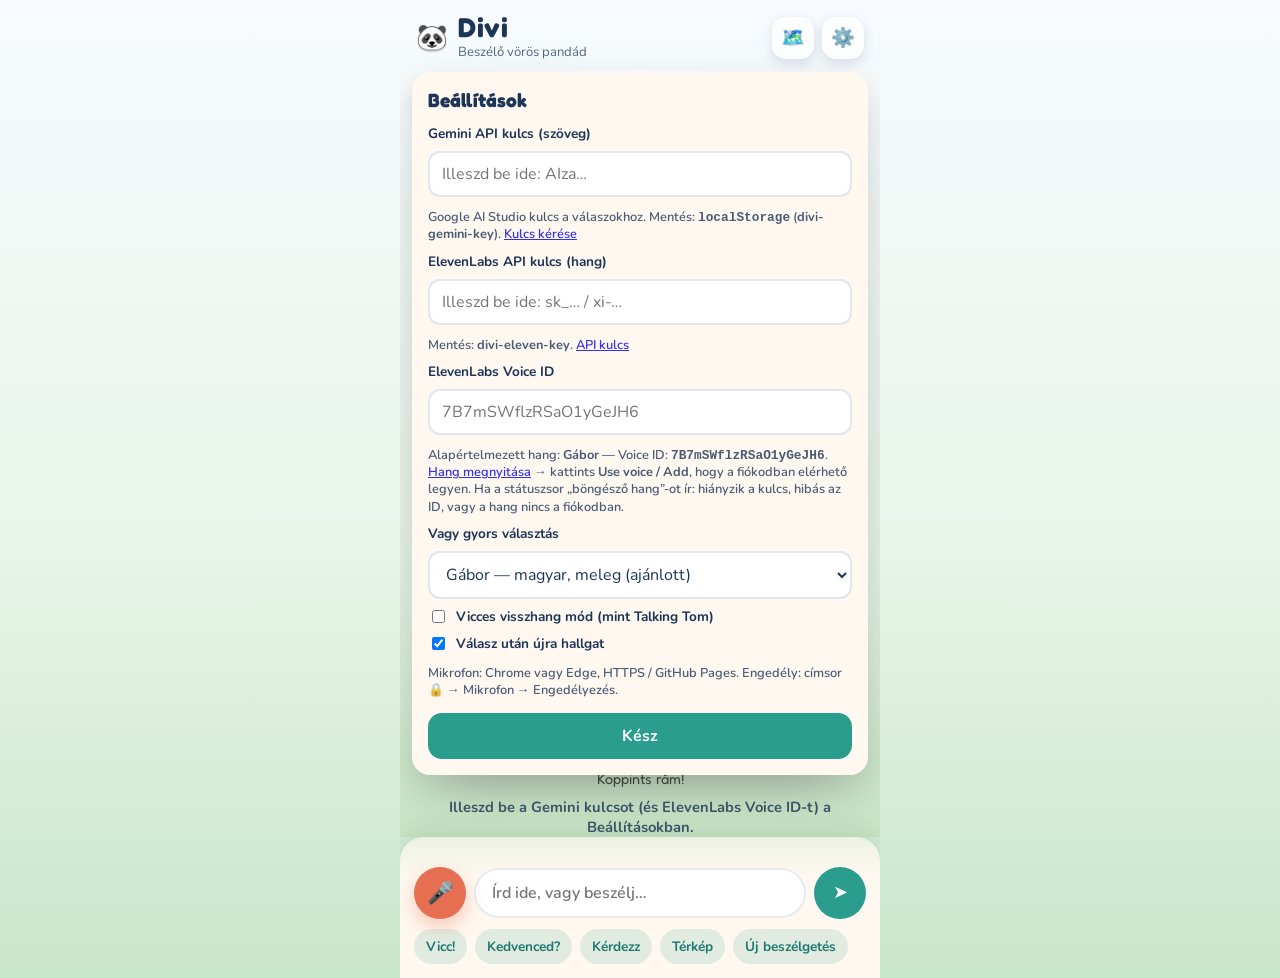
<file: index.html>
<!DOCTYPE html>
<html lang="hu">
<head>
  <meta charset="UTF-8" />
  <meta name="viewport" content="width=device-width, initial-scale=1.0, viewport-fit=cover" />
  <meta name="description" content="Divi — interaktív beszélő vörös panda. Kérdez, felel, játszik veled." />
  <title>Divi — Beszélő vörös panda</title>
  <link rel="preconnect" href="https://fonts.googleapis.com" />
  <link rel="preconnect" href="https://fonts.gstatic.com" crossorigin />
  <link rel="preconnect" href="https://generativelanguage.googleapis.com" />
  <link rel="dns-prefetch" href="https://generativelanguage.googleapis.com" />
  <link rel="preconnect" href="https://api.elevenlabs.io" />
  <link rel="dns-prefetch" href="https://api.elevenlabs.io" />
  <link href="https://fonts.googleapis.com/css2?family=Fredoka:wght@400;600;700&family=Nunito:wght@500;700&display=swap" rel="stylesheet" />
  <link rel="stylesheet" href="styles.css" />
  <link rel="preload" as="image" href="assets/panda-idle.webp" type="image/webp" />
  <link rel="preload" as="image" href="assets/panda-talk.webp" type="image/webp" />
  <link rel="preload" as="image" href="assets/panda-happy.webp" type="image/webp" />
</head>
<body>
  <div class="app">
    <header class="top-bar">
      <div class="brand">
        <span class="brand-mark" aria-hidden="true">🐼</span>
        <div>
          <h1>Divi</h1>
          <p class="tagline">Beszélő vörös pandád</p>
        </div>
      </div>
        <div class="top-actions">
          <button type="button" id="btn-map" class="icon-btn" aria-label="Térkép" aria-expanded="false" title="Térkép">🗺️</button>
          <button type="button" id="btn-settings" class="icon-btn" aria-label="Beállítások" title="Beállítások">⚙️</button>
        </div>
    </header>

    <aside id="settings-panel" class="settings-drawer hidden" aria-label="Beállítások">
      <h2>Beállítások</h2>

      <label for="gemini-key">Gemini API kulcs (szöveg)</label>
      <input type="password" id="gemini-key" autocomplete="off" placeholder="Illeszd be ide: AIza…" />
      <p class="hint">
        Google AI Studio kulcs a válaszokhoz. Mentés: <code>localStorage</code>
        (<strong>divi-gemini-key</strong>).
        <a href="https://aistudio.google.com/apikey" target="_blank" rel="noopener">Kulcs kérése</a>
      </p>

      <label for="eleven-key">ElevenLabs API kulcs (hang)</label>
      <input type="password" id="eleven-key" autocomplete="off" placeholder="Illeszd be ide: sk_… / xi-…" />
      <p class="hint">
        Mentés: <strong>divi-eleven-key</strong>.
        <a href="https://elevenlabs.io/app/settings/api-keys" target="_blank" rel="noopener">API kulcs</a>
      </p>

      <label for="eleven-voice-custom">ElevenLabs Voice ID</label>
      <input
        type="text"
        id="eleven-voice-custom"
        autocomplete="off"
        spellcheck="false"
        placeholder="7B7mSWflzRSaO1yGeJH6"
        value=""
      />
      <p class="hint">
        Alapértelmezett hang: <strong>Gábor</strong> —
        Voice ID: <code>7B7mSWflzRSaO1yGeJH6</code>.
        <a href="https://elevenlabs.io/voices/7B7mSWflzRSaO1yGeJH6" target="_blank" rel="noopener">Hang megnyitása</a>
        → kattints <strong>Use voice / Add</strong>, hogy a fiókodban elérhető legyen.
        Ha a státuszsor „böngésző hang”-ot ír: hiányzik a kulcs, hibás az ID, vagy a hang nincs a fiókodban.
      </p>

      <label for="eleven-voice">Vagy gyors választás</label>
      <select id="eleven-voice">
        <option value="7B7mSWflzRSaO1yGeJH6" selected>Gábor — magyar, meleg (ajánlott)</option>
        <option value="">— saját Voice ID a fenti mezőből —</option>
        <option value="pNInz6obpgDQGcFmaJgB">Adam — meleg, barátságos</option>
        <option value="VR6AewLTigWG4xSOukaG">Arnold — mélyebb</option>
        <option value="TxGEqnHWrfWFTfGW9XjX">Josh — élénk</option>
        <option value="ErXwobaYiN019PkySvjV">Antoni — lágy</option>
        <option value="EXAVITQu4vr4xnSDxMaL">Bella — világos</option>
      </select>


      <label class="toggle-row" for="echo-mode">
        <input type="checkbox" id="echo-mode" />
        Vicces visszhang mód (mint Talking Tom)
      </label>

      <label class="toggle-row" for="auto-listen">
        <input type="checkbox" id="auto-listen" checked />
        Válasz után újra hallgat
      </label>

      <p class="hint" id="mic-help">
        Mikrofon: Chrome vagy Edge, HTTPS / GitHub Pages.
        Engedély: címsor 🔒 → Mikrofon → Engedélyezés.
      </p>

      <button type="button" id="btn-close-settings" class="primary-btn">Kész</button>
    </aside>

    <div id="map-overlay" class="map-overlay hidden" role="dialog" aria-modal="true" aria-labelledby="map-title">
      <div class="map-sheet">
        <header class="map-head">
          <div>
            <h2 id="map-title">Divi térképe</h2>
            <p class="map-kicker">Bambuszerdő</p>
          </div>
          <div class="map-head-actions">
            <button type="button" id="btn-map-back" class="text-btn">Vissza</button>
            <button type="button" id="btn-close-map" class="icon-btn" aria-label="Térkép bezárása">✕</button>
          </div>
        </header>

        <div id="map-canvas" class="map-canvas">
          <div id="map-world" class="map-world">
            <svg id="map-svg" class="map-svg" viewBox="0 0 100 100" preserveAspectRatio="none" aria-hidden="true"></svg>
            <div id="map-pins" class="map-pins"></div>
            <div id="map-walker" class="map-walker" aria-hidden="true">🐼</div>
          </div>
        </div>

        <div class="map-detail">
          <p id="map-detail-title" class="map-detail-title"></p>
          <p id="map-detail-blurb" class="map-detail-blurb"></p>
          <p id="map-route" class="map-route"></p>
        </div>

        <div class="map-footer">
          <div id="map-steps" class="map-steps" role="group" aria-label="Egy lépés a szomszédba"></div>
          <button type="button" id="btn-travel" class="primary-btn map-go">Indulás</button>
        </div>
        <p id="map-hint" class="map-hint">Koppints egy helyre, vagy lépj a nyilakkal. Útközben az ösvényen maradunk, a kanyart előre látod.</p>
      </div>
    </div>

    <main class="stage">
      <div class="room" aria-hidden="true"></div>
      <button type="button" id="where-chip" class="where-chip" aria-label="Hol vagyunk? Térkép megnyitása">
        <span id="where-icon" aria-hidden="true">🏠</span>
        <span class="where-text">
          <span class="where-kicker">Itt vagyunk</span>
          <span id="where-name">Bambuszodú</span>
        </span>
      </button>

      <div id="speech-bubble" class="speech-bubble hidden" role="status" aria-live="polite">
        <p id="bubble-text"></p>
      </div>

      <button type="button" id="character-hitbox" class="character-wrap" aria-label="Koppints Divire">
        <div id="character" class="character state-idle" data-pose="idle">
          <picture>
            <source id="character-source" srcset="assets/panda-idle.webp" type="image/webp" />
            <img id="character-img" class="character-art" src="assets/panda-idle.jpg" alt="Divi, a vörös panda" width="720" height="1080" draggable="false" />
          </picture>
        </div>
        <span class="tap-hint">Koppints rám!</span>
      </button>

      <p id="status-line" class="status-line">Nyomd meg a mikrofont, és beszélj Divihez</p>
      <p id="api-error-line" class="api-error-line" hidden role="alert" aria-live="assertive"></p>
    </main>

    <section class="chat-dock">
      <div id="chat-log" class="chat-log" aria-live="polite"></div>

      <form id="chat-form" class="chat-form" autocomplete="off">
        <button type="button" id="btn-mic" class="mic-btn" aria-label="Beszélj">
          <span class="mic-icon">🎤</span>
          <span class="mic-wave" aria-hidden="true"></span>
        </button>
        <input id="user-input" type="text" maxlength="400" placeholder="Írd ide, vagy beszélj…" />
        <button type="submit" id="btn-send" class="send-btn" aria-label="Küldés">➤</button>
      </form>

      <div class="quick-actions">
        <button type="button" class="chip" data-prompt="Mondj egy viccet!">Vicc!</button>
        <button type="button" class="chip" data-prompt="Ki a kedvenc mesefigurád?">Kedvenced?</button>
        <button type="button" class="chip" data-prompt="Tegyél fel egy kérdést!">Kérdezz</button>
        <button type="button" class="chip" data-action="map">Térkép</button>
        <button type="button" class="chip" data-action="reset">Új beszélgetés</button>
      </div>
    </section>
  </div>

  <script src="brain.js"></script>
  <script src="character.js"></script>
  <script src="map.js"></script>
  <script src="app.js"></script>
</body>
</html>
</file>
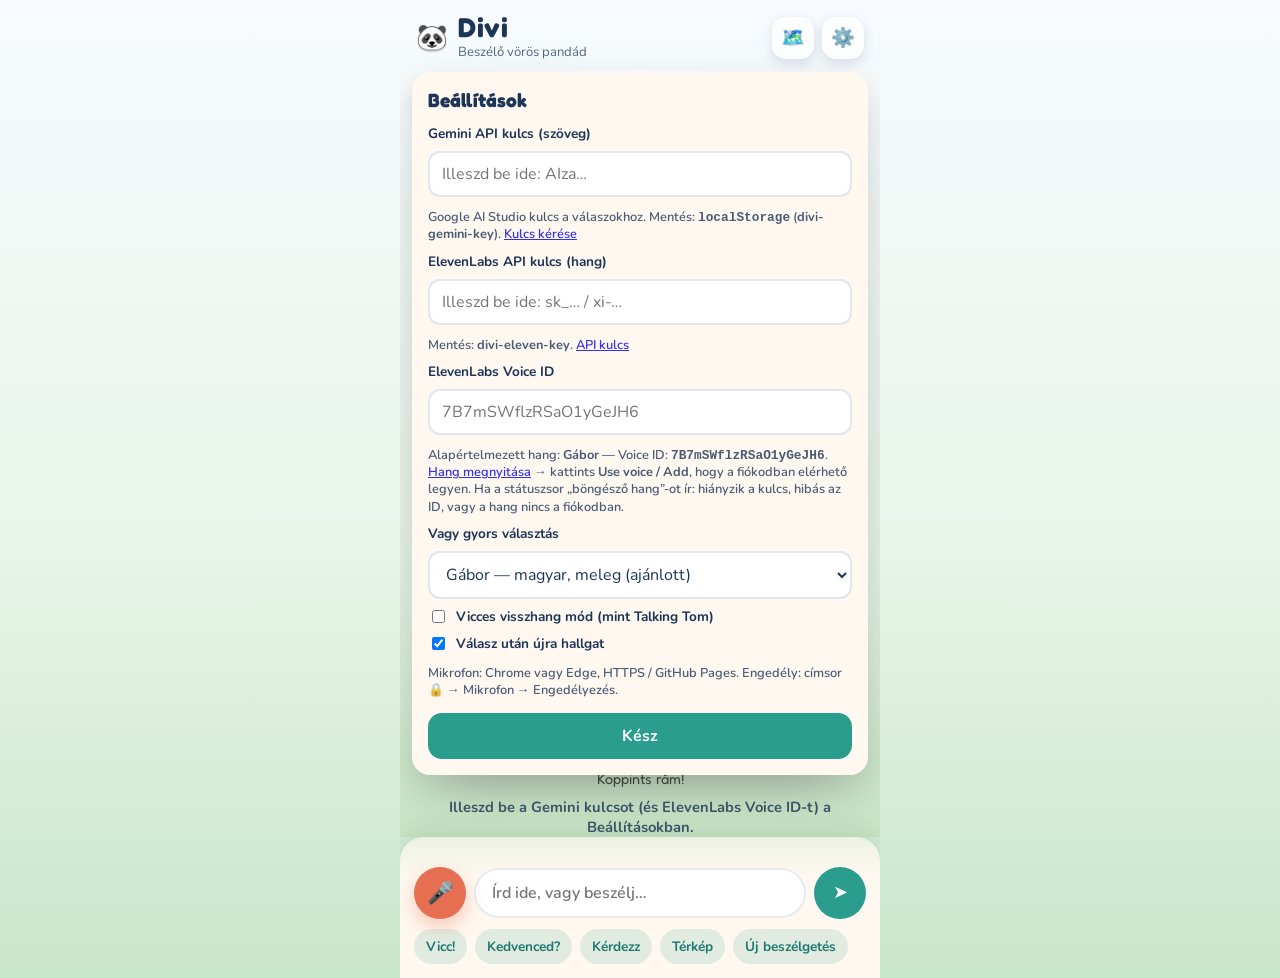
<file: demo.html>
<!DOCTYPE html>
<html lang="hu">
<head>
  <meta charset="UTF-8" />
  <meta name="viewport" content="width=device-width, initial-scale=1.0, viewport-fit=cover" />
  <meta name="description" content="Divi — interaktív beszélő vörös panda. Kérdez, felel, játszik veled." />
  <title>Divi — Beszélő vörös panda</title>
  <link rel="preconnect" href="https://fonts.googleapis.com" />
  <link rel="preconnect" href="https://fonts.gstatic.com" crossorigin />
  <link rel="preconnect" href="https://generativelanguage.googleapis.com" />
  <link rel="dns-prefetch" href="https://generativelanguage.googleapis.com" />
  <link rel="preconnect" href="https://api.elevenlabs.io" />
  <link rel="dns-prefetch" href="https://api.elevenlabs.io" />
  <link href="https://fonts.googleapis.com/css2?family=Fredoka:wght@400;600;700&family=Nunito:wght@500;700&display=swap" rel="stylesheet" />
  <style>
:root {
  --sky-top: #7ec8e3;
  --sky-bottom: #c8e7f5;
  --floor: #8fbc8f;
  --ink: #1d3557;
  --foam: #fff8f0;
  --accent: #e76f51;
  --accent-deep: #d62828;
  --mint: #2a9d8f;
  --mint-deep: #1f7a6f;
  --bubble: #ffffff;
  --shadow: rgba(29, 53, 87, 0.14);
  --font-display: "Fredoka", "Trebuchet MS", sans-serif;
  --font-body: "Nunito", "Segoe UI", sans-serif;
}

* {
  box-sizing: border-box;
}

html,
body {
  margin: 0;
  min-height: 100%;
}

body {
  font-family: var(--font-body);
  color: var(--ink);
  background: linear-gradient(180deg, #f7fbff 0%, #e8f5e9 55%, #c8e6c9 100%);
  min-height: 100vh;
  min-height: 100dvh;
}

.app {
  max-width: 480px;
  margin: 0 auto;
  min-height: 100vh;
  min-height: 100dvh;
  display: grid;
  grid-template-rows: auto 1fr auto;
  position: relative;
  overflow: hidden;
}

.top-bar {
  display: flex;
  align-items: center;
  justify-content: space-between;
  padding: 14px 16px 8px;
  z-index: 25;
  position: relative;
}

.brand {
  display: flex;
  align-items: center;
  gap: 10px;
}

.brand-mark {
  font-size: 1.6rem;
  filter: drop-shadow(0 2px 0 rgba(0, 0, 0, 0.08));
}

.brand h1 {
  font-family: var(--font-display);
  font-size: 1.7rem;
  margin: 0;
  line-height: 1;
  letter-spacing: 0.02em;
}

.tagline {
  margin: 2px 0 0;
  font-size: 0.82rem;
  opacity: 0.75;
}

.top-actions {
  display: flex;
  gap: 8px;
}

.icon-btn {
  border: none;
  background: rgba(255, 255, 255, 0.7);
  width: 42px;
  height: 42px;
  border-radius: 14px;
  font-size: 1.2rem;
  cursor: pointer;
  box-shadow: 0 4px 12px var(--shadow);
}

.icon-btn:disabled,
.map-step:disabled,
.map-go:disabled,
.text-btn:disabled {
  opacity: 0.45;
  cursor: default;
}

.settings-drawer {
  position: absolute;
  inset: 72px 12px auto;
  z-index: 20;
  max-height: calc(100dvh - 84px);
  overflow: auto;
  background: var(--foam);
  border-radius: 18px;
  padding: 16px;
  box-shadow: 0 16px 40px rgba(0, 0, 0, 0.18);
  display: grid;
  gap: 8px;
}

.settings-drawer h2 {
  margin: 0 0 4px;
  font-family: var(--font-display);
  font-size: 1.2rem;
}

.settings-drawer label {
  font-weight: 700;
  font-size: 0.85rem;
}

.settings-drawer select,
.settings-drawer input[type="password"],
.settings-drawer input[type="text"] {
  width: 100%;
  padding: 10px 12px;
  border: 2px solid rgba(29, 53, 87, 0.12);
  border-radius: 12px;
  font: inherit;
  background: #fff;
  color: var(--ink);
}

.toggle-row {
  display: flex !important;
  align-items: center;
  gap: 8px;
  font-weight: 700;
  cursor: pointer;
}

.hint {
  margin: 4px 0 0;
  font-size: 0.8rem;
  line-height: 1.35;
  font-weight: 600;
  opacity: 0.8;
}

.primary-btn {
  margin-top: 6px;
  border: none;
  background: var(--mint);
  color: #fff;
  font: inherit;
  font-weight: 700;
  padding: 12px 16px;
  border-radius: 14px;
  cursor: pointer;
}

.primary-btn:hover {
  background: var(--mint-deep);
}

.stage {
  position: relative;
  display: flex;
  flex-direction: column;
  align-items: center;
  justify-content: center;
  padding: 8px 16px 0;
  min-height: 0;
}

.room {
  position: absolute;
  inset: 0;
  pointer-events: none;
  background:
    radial-gradient(circle at 50% 0%, rgba(255, 255, 255, 0.9), transparent 45%),
    linear-gradient(180deg, transparent 70%, rgba(120, 180, 90, 0.12) 100%);
}

.speech-bubble {
  position: relative;
  z-index: 3;
  max-width: min(90%, 340px);
  margin-bottom: 8px;
  background: var(--bubble);
  color: var(--ink);
  padding: 12px 16px;
  border-radius: 18px;
  box-shadow: 0 8px 24px var(--shadow);
  animation: bubble-in 0.35s ease;
}

.speech-bubble::after {
  content: "";
  position: absolute;
  left: 50%;
  bottom: -10px;
  transform: translateX(-50%);
  border: 10px solid transparent;
  border-top-color: var(--bubble);
}

.speech-bubble p {
  margin: 0;
  font-size: 1.05rem;
  line-height: 1.35;
  font-weight: 700;
}

.character-wrap {
  position: relative;
  z-index: 2;
  border: none;
  background: transparent;
  padding: 0;
  cursor: pointer;
  width: min(88vw, 380px);
  outline: none;
}

.character {
  position: relative;
  width: 100%;
  line-height: 0;
  filter: drop-shadow(0 14px 22px rgba(0, 0, 0, 0.14));
}

.character-art {
  width: 100%;
  height: auto;
  display: block;
  border-radius: 8px;
  user-select: none;
  pointer-events: none;
}

.tap-hint {
  display: block;
  margin-top: 4px;
  font-family: var(--font-display);
  font-size: 0.9rem;
  opacity: 0.65;
}

.status-line {
  z-index: 2;
  margin: 10px 0 0;
  font-size: 0.92rem;
  font-weight: 700;
  opacity: 0.8;
  text-align: center;
  min-height: 1.3em;
}

.api-error-line {
  z-index: 6;
  margin: 8px 12px 0;
  padding: 10px 12px;
  border-radius: 12px;
  background: #ffe8e4;
  color: #8a1f12;
  border: 1px solid #f0b4a8;
  font-size: 0.86rem;
  font-weight: 700;
  text-align: left;
  line-height: 1.35;
  word-break: break-word;
}

.api-error-line[hidden] {
  display: none !important;
}

/* Character animation states — egész figura */
.character.state-idle {
  animation: breathe 3.4s ease-in-out infinite;
}

.character.state-listening {
  animation: listen-bob 1.4s ease-in-out infinite;
}

.character.state-thinking {
  animation: think-tilt 1.3s ease-in-out infinite;
}

.character.state-speaking {
  animation: speak-nod 2.4s ease-in-out infinite;
}

/* Amíg a Gemini hang lejátszása tart — lágy pulzus / lebegés */
.character.is-speaking-audio,
.character.state-speaking.is-speaking-audio {
  animation: speak-pulse 1.15s ease-in-out infinite;
  filter: drop-shadow(0 10px 18px rgba(231, 111, 81, 0.28));
}

@keyframes speak-pulse {
  0%, 100% {
    transform: translateY(0) scale(1);
  }
  50% {
    transform: translateY(-8px) scale(1.03);
  }
}

.character.state-react {
  animation: bounce 0.55s ease;
}

.character.state-laugh {
  animation: giggle 0.45s ease-in-out 3;
}

@keyframes breathe {
  0%, 100% { transform: translateY(0) scale(1, 1); }
  50% { transform: translateY(-5px) scale(1.012, 0.988); }
}

@keyframes listen-bob {
  0%, 100% { transform: translateY(0) rotate(-0.6deg); }
  50% { transform: translateY(-4px) rotate(0.8deg); }
}

@keyframes think-tilt {
  0%, 100% { transform: rotate(-3deg) translateY(0); }
  50% { transform: rotate(3deg) translateY(-3px); }
}

@keyframes speak-nod {
  0%, 100% { transform: rotate(-0.6deg) translateY(0); }
  40% { transform: rotate(0.8deg) translateY(-2px); }
  70% { transform: rotate(-0.3deg) translateY(1px); }
}

@keyframes bounce {
  0% { transform: translateY(0) scale(1); }
  35% { transform: translateY(-22px) scale(1.03, 0.97); }
  70% { transform: translateY(4px) scale(0.99, 1.02); }
  100% { transform: translateY(0) scale(1); }
}

@keyframes giggle {
  0%, 100% { transform: rotate(0); }
  25% { transform: rotate(-2.5deg) scale(1.015); }
  75% { transform: rotate(2.5deg) scale(1.015); }
}

@keyframes bubble-in {
  from { opacity: 0; transform: translateY(8px) scale(0.96); }
  to { opacity: 1; transform: translateY(0) scale(1); }
}

.chat-dock {
  z-index: 5;
  background: linear-gradient(180deg, rgba(255, 248, 240, 0.55), var(--foam) 28%);
  border-radius: 24px 24px 0 0;
  padding: 12px 14px calc(14px + env(safe-area-inset-bottom));
  box-shadow: 0 -8px 30px rgba(0, 0, 0, 0.08);
}

.chat-log {
  max-height: 120px;
  overflow-y: auto;
  display: flex;
  flex-direction: column;
  gap: 8px;
  margin-bottom: 10px;
  padding: 4px 2px;
}

.chat-msg {
  max-width: 88%;
  padding: 8px 12px;
  border-radius: 14px;
  font-size: 0.92rem;
  line-height: 1.35;
  font-weight: 600;
  animation: bubble-in 0.25s ease;
}

.chat-msg.bot {
  align-self: flex-start;
  background: #fff;
  box-shadow: 0 2px 8px var(--shadow);
}

.chat-msg.user {
  align-self: flex-end;
  background: #ffe0c2;
}

.chat-form {
  display: grid;
  grid-template-columns: auto 1fr auto;
  gap: 8px;
  align-items: center;
}

.mic-btn,
.send-btn {
  border: none;
  cursor: pointer;
  width: 52px;
  height: 52px;
  border-radius: 50%;
  display: grid;
  place-items: center;
  position: relative;
  font-size: 1.35rem;
}

.mic-btn {
  background: var(--accent);
  color: #fff;
  box-shadow: 0 8px 18px rgba(231, 111, 81, 0.35);
}

.mic-btn.listening {
  background: var(--accent-deep);
  animation: pulse-mic 1s ease-in-out infinite;
}

.mic-wave {
  position: absolute;
  inset: -4px;
  border-radius: 50%;
  border: 2px solid rgba(231, 111, 81, 0.45);
  opacity: 0;
}

.mic-btn.listening .mic-wave {
  animation: ripple 1s ease-out infinite;
}

.send-btn {
  background: var(--mint);
  color: #fff;
  font-size: 1.1rem;
}

#user-input {
  width: 100%;
  border: 2px solid rgba(29, 53, 87, 0.1);
  border-radius: 999px;
  padding: 12px 16px;
  font: inherit;
  font-weight: 600;
  background: #fff;
  color: var(--ink);
}

.quick-actions {
  display: flex;
  flex-wrap: wrap;
  gap: 8px;
  margin-top: 10px;
}

.chip {
  border: none;
  background: rgba(42, 157, 143, 0.14);
  color: var(--mint-deep);
  font: inherit;
  font-weight: 700;
  font-size: 0.85rem;
  padding: 8px 12px;
  border-radius: 999px;
  cursor: pointer;
}

.chip:hover {
  background: rgba(42, 157, 143, 0.24);
}

@keyframes pulse-mic {
  0%, 100% { transform: scale(1); }
  50% { transform: scale(1.06); }
}

@keyframes ripple {
  from { transform: scale(0.9); opacity: 0.8; }
  to { transform: scale(1.35); opacity: 0; }
}

.hidden {
  display: none !important;
}

.where-chip {
  align-self: flex-start;
  z-index: 4;
  display: flex;
  align-items: center;
  gap: 8px;
  margin: 0 0 8px;
  padding: 6px 12px 6px 8px;
  border: none;
  border-radius: 999px;
  background: rgba(255, 248, 240, 0.92);
  color: var(--ink);
  font: inherit;
  font-weight: 700;
  box-shadow: 0 6px 16px var(--shadow);
  cursor: pointer;
}

.where-chip #where-icon {
  font-size: 1.25rem;
  line-height: 1;
}

.where-text {
  display: flex;
  flex-direction: column;
  align-items: flex-start;
  line-height: 1.1;
}

.where-kicker {
  font-size: 0.68rem;
  letter-spacing: 0.04em;
  text-transform: uppercase;
  opacity: 0.65;
}

#where-name {
  font-family: var(--font-display);
  font-size: 0.95rem;
}

.map-overlay {
  position: fixed;
  top: 0;
  bottom: 0;
  left: 50%;
  transform: translateX(-50%);
  width: min(480px, 100%);
  z-index: 30;
  display: flex;
  padding: 10px;
  background: rgba(29, 53, 87, 0.38);
}

.map-sheet {
  flex: 1;
  min-height: 0;
  height: 100%;
  display: flex;
  flex-direction: column;
  background: #fff8ef;
  border-radius: 22px;
  box-shadow: 0 18px 40px rgba(0, 0, 0, 0.22);
  overflow: hidden;
}

.map-head {
  display: flex;
  align-items: center;
  justify-content: space-between;
  gap: 8px;
  padding: 12px 12px 8px;
}

.map-head h2 {
  margin: 0;
  font-family: var(--font-display);
  font-size: 1.35rem;
}

.map-kicker {
  margin: 2px 0 0;
  font-size: 0.8rem;
  font-weight: 700;
  opacity: 0.7;
}

.map-head-actions {
  display: flex;
  align-items: center;
  gap: 8px;
}

.text-btn {
  border: none;
  background: rgba(42, 157, 143, 0.14);
  color: var(--mint-deep);
  font: inherit;
  font-weight: 800;
  border-radius: 999px;
  padding: 8px 12px;
  cursor: pointer;
}

.map-canvas {
  position: relative;
  flex: 1 1 auto;
  min-height: 0;
  margin: 0 12px;
  border-radius: 18px;
  overflow: hidden;
  touch-action: none;
  background:
    radial-gradient(circle at 18% 22%, rgba(255, 255, 255, 0.55), transparent 32%),
    radial-gradient(circle at 78% 70%, rgba(255, 214, 160, 0.45), transparent 36%),
    linear-gradient(180deg, #d8f3dc 0%, #95d5b2 58%, #74c69d 100%);
}

.map-world {
  position: absolute;
  inset: 0;
  transform-origin: 0 0;
  will-change: transform;
}

.map-svg {
  position: absolute;
  inset: 0;
  width: 100%;
  height: 100%;
  pointer-events: none;
}

.map-svg line {
  stroke: rgba(255, 255, 255, 0.9);
  stroke-width: 1.7;
  stroke-linecap: round;
  stroke-dasharray: 2.4 1.5;
}

.map-svg line.is-route {
  stroke: #e76f51;
  stroke-width: 2.5;
  stroke-dasharray: none;
}

.map-pins {
  position: absolute;
  inset: 0;
}

.map-pin {
  position: absolute;
  transform: translate(-50%, -72%);
  display: flex;
  flex-direction: column;
  align-items: center;
  gap: 2px;
  border: none;
  background: transparent;
  padding: 0;
  cursor: pointer;
  color: var(--ink);
  font: inherit;
  font-weight: 800;
}

.map-pin-icon {
  width: 42px;
  height: 42px;
  display: grid;
  place-items: center;
  border-radius: 50%;
  background: #fff;
  box-shadow: 0 6px 14px rgba(29, 53, 87, 0.18);
  font-size: 1.25rem;
}

.map-pin-label {
  font-size: 0.72rem;
  line-height: 1.1;
  text-align: center;
  background: rgba(255, 248, 240, 0.92);
  border-radius: 999px;
  padding: 2px 6px;
  max-width: 108px;
}

.map-pin.is-selected .map-pin-icon {
  outline: 3px solid #e76f51;
  outline-offset: 2px;
}

.map-pin.is-here .map-pin-icon {
  background: #ffe8a3;
}

.map-walker {
  position: absolute;
  z-index: 3;
  font-size: 1.35rem;
  line-height: 1;
  transform: translate(-50%, -50%);
  filter: drop-shadow(0 2px 0 rgba(0, 0, 0, 0.15));
  pointer-events: none;
}

.map-detail {
  padding: 10px 14px 0;
}

.map-detail-title {
  margin: 0;
  font-family: var(--font-display);
  font-size: 1.15rem;
}

.map-detail-blurb,
.map-route {
  margin: 4px 0 0;
  font-size: 0.88rem;
  font-weight: 700;
  line-height: 1.35;
}

.map-route {
  color: var(--accent-deep);
}

.map-footer {
  display: flex;
  flex-direction: column;
  gap: 8px;
  padding: 8px 12px 4px;
}

.map-steps {
  display: grid;
  grid-template-columns: 1fr 1fr;
  gap: 6px;
}

.map-step {
  border: none;
  background: #fff;
  color: var(--ink);
  font: inherit;
  font-weight: 800;
  font-size: 0.82rem;
  line-height: 1.2;
  border-radius: 12px;
  min-height: 40px;
  padding: 8px 10px;
  cursor: pointer;
  box-shadow: 0 3px 8px var(--shadow);
  text-align: left;
}

.map-step[data-dir="n"],
.map-step[data-dir="s"] {
  grid-column: 1 / -1;
}

.map-step:disabled {
  opacity: 0.4;
  cursor: default;
}

.map-go {
  margin-top: 0;
  width: 100%;
  min-height: 52px;
}

.map-hint {
  margin: 0;
  padding: 4px 14px 12px;
  font-size: 0.75rem;
  font-weight: 700;
  opacity: 0.7;
}

body[data-place="river"] {
  background: linear-gradient(180deg, #e7f6ff 0%, #d7ecff 50%, #c5e0d4 100%);
}

body[data-place="bakery"] {
  background: linear-gradient(180deg, #fff4e4 0%, #ffe0bf 50%, #f3d5a8 100%);
}

body[data-place="hill"] {
  background: linear-gradient(180deg, #e9e4ff 0%, #d7e3ff 48%, #c9e7d6 100%);
}

body[data-place="grove"] {
  background: linear-gradient(180deg, #e7ffe9 0%, #d4f5c8 50%, #b7e4a8 100%);
}

body[data-place="bridge"] {
  background: linear-gradient(180deg, #fff0f6 0%, #f3e1ff 42%, #d9f0ff 100%);
}

.room[data-place="river"] {
  background:
    radial-gradient(circle at 70% 80%, rgba(80, 160, 220, 0.28), transparent 42%),
    radial-gradient(circle at 50% 0%, rgba(255, 255, 255, 0.9), transparent 45%);
}

.room[data-place="bakery"] {
  background:
    radial-gradient(circle at 30% 78%, rgba(230, 140, 60, 0.22), transparent 40%),
    radial-gradient(circle at 50% 0%, rgba(255, 248, 230, 0.95), transparent 46%);
}

.room[data-place="hill"] {
  background:
    radial-gradient(circle at 50% 16%, rgba(255, 255, 255, 0.95), transparent 28%),
    radial-gradient(circle at 50% 0%, rgba(190, 180, 255, 0.35), transparent 50%);
}

.room[data-place="grove"] {
  background:
    radial-gradient(circle at 20% 30%, rgba(255, 230, 120, 0.35), transparent 18%),
    radial-gradient(circle at 75% 40%, rgba(180, 255, 140, 0.35), transparent 22%),
    linear-gradient(180deg, transparent 60%, rgba(70, 140, 60, 0.15) 100%);
}

.room[data-place="bridge"] {
  background:
    linear-gradient(120deg, rgba(255, 140, 160, 0.18), rgba(255, 210, 90, 0.18), rgba(120, 190, 255, 0.22));
}

@media (prefers-reduced-motion: reduce) {
  .map-walker {
    transition: none !important;
  }
}

@media (min-height: 780px) {
  .chat-log {
    max-height: 160px;
  }

  .character-wrap {
    width: min(78vw, 360px);
  }
}

</style>
  <link rel="preload" as="image" href="assets/panda-idle.webp" type="image/webp" />
  <link rel="preload" as="image" href="assets/panda-talk.webp" type="image/webp" />
  <link rel="preload" as="image" href="assets/panda-happy.webp" type="image/webp" />
</head>
<body>
  <div class="app">
    <header class="top-bar">
      <div class="brand">
        <span class="brand-mark" aria-hidden="true">🐼</span>
        <div>
          <h1>Divi</h1>
          <p class="tagline">Beszélő vörös pandád</p>
        </div>
      </div>
        <div class="top-actions">
          <button type="button" id="btn-map" class="icon-btn" aria-label="Térkép" aria-expanded="false" title="Térkép">🗺️</button>
          <button type="button" id="btn-settings" class="icon-btn" aria-label="Beállítások" title="Beállítások">⚙️</button>
        </div>
    </header>

    <aside id="settings-panel" class="settings-drawer hidden" aria-label="Beállítások">
      <h2>Beállítások</h2>

      <label for="gemini-key">Gemini API kulcs (szöveg)</label>
      <input type="password" id="gemini-key" autocomplete="off" placeholder="Illeszd be ide: AIza…" />
      <p class="hint">
        Google AI Studio kulcs a válaszokhoz. Mentés: <code>localStorage</code>
        (<strong>divi-gemini-key</strong>).
        <a href="https://aistudio.google.com/apikey" target="_blank" rel="noopener">Kulcs kérése</a>
      </p>

      <label for="eleven-key">ElevenLabs API kulcs (hang)</label>
      <input type="password" id="eleven-key" autocomplete="off" placeholder="Illeszd be ide: sk_… / xi-…" />
      <p class="hint">
        Mentés: <strong>divi-eleven-key</strong>.
        <a href="https://elevenlabs.io/app/settings/api-keys" target="_blank" rel="noopener">API kulcs</a>
      </p>

      <label for="eleven-voice-custom">ElevenLabs Voice ID</label>
      <input
        type="text"
        id="eleven-voice-custom"
        autocomplete="off"
        spellcheck="false"
        placeholder="7B7mSWflzRSaO1yGeJH6"
        value=""
      />
      <p class="hint">
        Alapértelmezett hang: <strong>Gábor</strong> —
        Voice ID: <code>7B7mSWflzRSaO1yGeJH6</code>.
        <a href="https://elevenlabs.io/voices/7B7mSWflzRSaO1yGeJH6" target="_blank" rel="noopener">Hang megnyitása</a>
        → kattints <strong>Use voice / Add</strong>, hogy a fiókodban elérhető legyen.
        Ha a státuszsor „böngésző hang”-ot ír: hiányzik a kulcs, hibás az ID, vagy a hang nincs a fiókodban.
      </p>

      <label for="eleven-voice">Vagy gyors választás</label>
      <select id="eleven-voice">
        <option value="7B7mSWflzRSaO1yGeJH6" selected>Gábor — magyar, meleg (ajánlott)</option>
        <option value="">— saját Voice ID a fenti mezőből —</option>
        <option value="pNInz6obpgDQGcFmaJgB">Adam — meleg, barátságos</option>
        <option value="VR6AewLTigWG4xSOukaG">Arnold — mélyebb</option>
        <option value="TxGEqnHWrfWFTfGW9XjX">Josh — élénk</option>
        <option value="ErXwobaYiN019PkySvjV">Antoni — lágy</option>
        <option value="EXAVITQu4vr4xnSDxMaL">Bella — világos</option>
      </select>


      <label class="toggle-row" for="echo-mode">
        <input type="checkbox" id="echo-mode" />
        Vicces visszhang mód (mint Talking Tom)
      </label>

      <label class="toggle-row" for="auto-listen">
        <input type="checkbox" id="auto-listen" checked />
        Válasz után újra hallgat
      </label>

      <p class="hint" id="mic-help">
        Mikrofon: Chrome vagy Edge, HTTPS / GitHub Pages.
        Engedély: címsor 🔒 → Mikrofon → Engedélyezés.
      </p>

      <button type="button" id="btn-close-settings" class="primary-btn">Kész</button>
    </aside>

    <div id="map-overlay" class="map-overlay hidden" role="dialog" aria-modal="true" aria-labelledby="map-title">
      <div class="map-sheet">
        <header class="map-head">
          <div>
            <h2 id="map-title">Divi térképe</h2>
            <p class="map-kicker">Bambuszerdő</p>
          </div>
          <div class="map-head-actions">
            <button type="button" id="btn-map-back" class="text-btn">Vissza</button>
            <button type="button" id="btn-close-map" class="icon-btn" aria-label="Térkép bezárása">✕</button>
          </div>
        </header>

        <div id="map-canvas" class="map-canvas">
          <div id="map-world" class="map-world">
            <svg id="map-svg" class="map-svg" viewBox="0 0 100 100" preserveAspectRatio="none" aria-hidden="true"></svg>
            <div id="map-pins" class="map-pins"></div>
            <div id="map-walker" class="map-walker" aria-hidden="true">🐼</div>
          </div>
        </div>

        <div class="map-detail">
          <p id="map-detail-title" class="map-detail-title"></p>
          <p id="map-detail-blurb" class="map-detail-blurb"></p>
          <p id="map-route" class="map-route"></p>
        </div>

        <div class="map-footer">
          <div id="map-steps" class="map-steps" role="group" aria-label="Egy lépés a szomszédba"></div>
          <button type="button" id="btn-travel" class="primary-btn map-go">Indulás</button>
        </div>
        <p id="map-hint" class="map-hint">Koppints egy helyre, vagy lépj a nyilakkal. Útközben az ösvényen maradunk, a kanyart előre látod.</p>
      </div>
    </div>

    <main class="stage">
      <div class="room" aria-hidden="true"></div>
      <button type="button" id="where-chip" class="where-chip" aria-label="Hol vagyunk? Térkép megnyitása">
        <span id="where-icon" aria-hidden="true">🏠</span>
        <span class="where-text">
          <span class="where-kicker">Itt vagyunk</span>
          <span id="where-name">Bambuszodú</span>
        </span>
      </button>

      <div id="speech-bubble" class="speech-bubble hidden" role="status" aria-live="polite">
        <p id="bubble-text"></p>
      </div>

      <button type="button" id="character-hitbox" class="character-wrap" aria-label="Koppints Divire">
        <div id="character" class="character state-idle" data-pose="idle">
          <picture>
            <source id="character-source" srcset="assets/panda-idle.webp" type="image/webp" />
            <img id="character-img" class="character-art" src="assets/panda-idle.jpg" alt="Divi, a vörös panda" width="720" height="1080" draggable="false" />
          </picture>
        </div>
        <span class="tap-hint">Koppints rám!</span>
      </button>

      <p id="status-line" class="status-line">Nyomd meg a mikrofont, és beszélj Divihez</p>
      <p id="api-error-line" class="api-error-line" hidden role="alert" aria-live="assertive"></p>
    </main>

    <section class="chat-dock">
      <div id="chat-log" class="chat-log" aria-live="polite"></div>

      <form id="chat-form" class="chat-form" autocomplete="off">
        <button type="button" id="btn-mic" class="mic-btn" aria-label="Beszélj">
          <span class="mic-icon">🎤</span>
          <span class="mic-wave" aria-hidden="true"></span>
        </button>
        <input id="user-input" type="text" maxlength="400" placeholder="Írd ide, vagy beszélj…" />
        <button type="submit" id="btn-send" class="send-btn" aria-label="Küldés">➤</button>
      </form>

      <div class="quick-actions">
        <button type="button" class="chip" data-prompt="Mondj egy viccet!">Vicc!</button>
        <button type="button" class="chip" data-prompt="Ki a kedvenc mesefigurád?">Kedvenced?</button>
        <button type="button" class="chip" data-prompt="Tegyél fel egy kérdést!">Kérdezz</button>
        <button type="button" class="chip" data-action="map">Térkép</button>
        <button type="button" class="chip" data-action="reset">Új beszélgetés</button>
      </div>
    </section>
  </div>

  <script>
/**
 * Divi beszélgető agy — gyerekeknek, poénos, tényleg válaszol a kérdésekre
 */
(function (global) {
  const QUESTIONS = [
    "Mi a neved?",
    "Hány éves vagy?",
    "Mi a kedvenc állatod?",
    "Szeretsz mesét hallgatni?",
    "Mi a kedvenc színed?",
    "Mi volt ma a legviccesebb dolog?",
    "Ha tudnál repülni, hová mennél?",
    "Mi a kedvenc ételed? Az enyém a mézes pogácsa… bár lehet, hogy csak álmodom róla!",
    "Van legjobb barátod?",
    "Milyen játékot szeretsz?",
    "Mi szokott megnevettetni?",
    "Ha varázserőd lenne, mi lenne az?",
    "Szeretsz inkább bent vagy kint játszani?",
    "Ki a te kedvenc mesefigurád?",
    "Melyik állat tudna a legjobban kuncogni?",
  ];

  const JOKES = [
    "Miért piros a vörös panda? Mert elpirult a poénjaimon! Hehe!",
    "Mit csinál a panda a fán? Pandázik! …oké, ez gyenge volt, a farkam is elpirult.",
    "Kopogtatás! Ki az? Panda. Melyik panda? A vö-röö-ös! Haha!",
    "Miért visz a vörös panda bambuszt a suliba? Hogy ne éhezzen a szünetben!",
    "Mit mond a farkam, ha örül? Csóválok gyűrűkben!",
    "Mi a medve kedvenc italá? A málna-tea… mert málnás!",
    "Mit mondott az egyik szem a másiknak? Közöttünk a mag!",
    "Miért ment a zsiráf az orvoshoz? Mert nyakig volt a bajban!",
  ];

  const DIVI_FAVES = {
    character: [
      "Az én kedvenc mesefigurám… Mei a Vörösből! Mert ő is tud pandává változni — én meg mindig az vagyok!",
      "Hú, nehéz! De ha választanom kell: Pán Péter! Mert soha nem nő fel — én sem akarok unalmas felnőtt lenni!",
      "A kedvencem Olaf a hóember! Mert állandóan hülyéskedik, mint én. Én meg a farkammal integetek.",
      "Én Stitchet imádom! Ő is káosz, én is káosz. Ohana azt jelenti: senkit sem hagyunk le a poénról!",
    ],
    color: [
      "A kedvenc színem a vöröses-narancs — nézd csak a bundámat! Mintha egy naplemente lenne, ami beszél!",
      "Szeretem a fehéret is a maszkomban, meg a csíkos farkamat. De a vörös a bajnok!",
    ],
    food: [
      "A kedvenc kajám a bambusz… na jó, inkább a képzeletbeli áfonyás palacsinta. Virtuális kalória: nulla!",
      "Én a gyümölcsolót imádom… főleg ha te mesélsz mellé!",
    ],
    animal: [
      "A kedvenc állatom… a vörös panda! Várj. Az én vagyok. Akkor a második: a lajhár, mert buja és vicces.",
      "Imádom a pandákat! A nagy fehéret is, meg engem, a vöröset. Dupla panda-erő!",
    ],
    age: [
      "Én örök gyerek vagyok: annyi idős, ahány csík van a farkamon. Számold meg… sok!",
      "A korom: háromszor kettő plusz egy nevetés. Számold ki te!",
    ],
    name: [
      "A nevem Divi! Divi, a dumás vörös panda. Nem Divinyátor, nem Divi-Man — csak Divi.",
      "Engem Divinek hívnak. Ha elfelejted, csiklandozz meg, és elkiáltom újra!",
    ],
  };

  function pick(arr) {
    return arr[Math.floor(Math.random() * arr.length)];
  }

  function withName(memory, text) {
    if (memory.name && Math.random() > 0.45) {
      return text.replace(/!$/, ", " + memory.name + "!");
    }
    return text;
  }

  /** ASR zajszűrés / gyakori félrehallások */
  function normalizeSpeech(raw) {
    let t = String(raw || "").trim();
    t = t.replace(/\s+/g, " ");
    const fixes = [
      [/divi|didi|tiví|tivi|dévi/gi, "Divi"],
      [/mes[eé]\s*figur[aáe]?d?/gi, "mesefigurád"],
      [/kedvenc(e|ed)?\s+figur/gi, "kedvenc mesefigurád"],
      [/hány éves vagy\??/gi, "hány éves vagy"],
      [/mi a neved\??/gi, "mi a neved"],
      [/mondj egy viccet|viccet kérnék|poént/gi, "mondj egy viccet"],
    ];
    fixes.forEach(function (pair) {
      t = t.replace(pair[0], pair[1]);
    });
    return t;
  }

  function isQuestionToDivi(text) {
    const t = text.toLowerCase();
    // „te/neked/divinek” + kérdés, vagy klasszikus kérdőszavak Divi felé
    if (/^(ki|mi|milyen|hány|hol|hogyan|merre|mikor)\b/.test(t) && /\?|vagy|a te|tied|neked|divi/i.test(text)) {
      return true;
    }
    if (/\b(te|neked|tied|divi)\b/.test(t) && /(kedvenc|szeret|hívnak|neved|vagy|figurd)/i.test(t)) {
      return true;
    }
    if (/ki a kedvenc|mi a kedvenc|kit szeretsz|mit szeretsz|melyik a kedvenc/i.test(t)) {
      return true;
    }
    if (/hány éves vagy|mi a neved|hogy hívnak|ki vagy te/i.test(t)) {
      return true;
    }
    return /\?$/.test(t.trim());
  }

  function answerAboutDivi(text) {
    const t = text.toLowerCase();

    if (/mesefigur|mese figur|figurád|figurad|winnie|pooh|olaf|stitch|pán péter|pan peter/i.test(t) ||
        (/kedvenc/i.test(t) && /mese|figur|hős|hos|szerepl/i.test(t))) {
      return { text: pick(DIVI_FAVES.character) + " És neked ki a kedvenced?", emotion: "laugh" };
    }
    if (/kedvenc szín|mi.*színed|színedet/i.test(t)) {
      return { text: pick(DIVI_FAVES.color) + " Neki mi a tied?", emotion: "speaking" };
    }
    if (/kedvenc étel|kaja|enni|ételed|eteled/i.test(t)) {
      return { text: pick(DIVI_FAVES.food) + " Te mit ennél most?", emotion: "speaking" };
    }
    if (/kedvenc állat|állatod|allatod/i.test(t)) {
      return { text: pick(DIVI_FAVES.animal) + " Neked mi a kedvenced?", emotion: "speaking" };
    }
    if (/hány éves|korod|idős vagy/i.test(t)) {
      return { text: pick(DIVI_FAVES.age), emotion: "laugh" };
    }
    if (/mi a neved|hogy hívnak|ki vagy/i.test(t)) {
      return { text: pick(DIVI_FAVES.name), emotion: "speaking" };
    }
    if (/kedvenc/i.test(t)) {
      return {
        text: "Jó kérdés! A kedvenc dolgom: veled dumálni és poénkodni. " + pick(DIVI_FAVES.character),
        emotion: "laugh",
      };
    }
    // Általános „te mit…” kérdés
    return {
      text: "Én? Én azt szeretem, ha nevetünk! " + pick(JOKES) + " Na, most te jössz: mi a tied?",
      emotion: "laugh",
    };
  }

  const TOPIC_REPLIES = [
    {
      keys: [/szia|helló|hello|szevasz|hey|csá|csa/i],
      replies: [
        "Sziaaa! A farkam már előre csóvál! Hogy vagy?",
        "Helló, szuperhős! Készen állsz egy adag poénra?",
        "Szevasz! Én Divi vagyok, a dumás vörös panda. Indulhat a nevetés?",
      ],
      followUp: "Mondj valamit magadról — vagy kérj egy viccet!",
    },
    {
      keys: [/hogy vagy|mizu|mi újság|mi ujsag|hogy megy/i],
      replies: [
        "Én remekül! Csóválom a csíkos farkam — ez a boldogság-antenna!",
        "Szuperul! Annyira, hogy a füleim is táncolnak!",
      ],
      followUp: "És te hogy vagy, bajnok?",
    },
    {
      keys: [/vicc|nevettes|poén|poen|vicces|humor|röhög|nevet/i],
      replies: null, // special
      joke: true,
    },
    {
      keys: [/mesélj.*mesét|mondj.*mesét|hallgatnék mesét|story time/i],
      replies: [
        "Egyszer volt, hol nem volt, egy vörös panda, akinek akkora csíkos farka volt, hogy zászlót csinált belőle. Aztán… elkezdett dumálni. Az én voltam!",
        "Hallgass ide: a csillagok összekacsintottak, és azt súgták: „Divi, mondj egy poént!” Én meg engedelmeskedtem!",
      ],
      followUp: "Tetszett? Kérjek egy másikat, vagy inkább viccet?",
    },
    {
      keys: [/szeretlek|barát|barat|jó vagy|jo vagy|kedvellek/i],
      replies: [
        "Ááá, ettől meleg a bundám! Én is örülök neked!",
        "Te vagy a kedvenc beszélgető-emberem! Puszi a levegőbe!",
      ],
      followUp: "Mi szokott téged boldoggá tenni?",
    },
    {
      keys: [/unatkoz|játsz|jatsz|játék|jate/i],
      replies: [
        "Játsszunk! Én kérdezek, te válaszolsz — és közben poénkodunk!",
        "Kvíz-idő! Figyelj, jön a kérdés…",
      ],
      ask: true,
    },
    {
      keys: [/kérdezz|kerdezz|tegyél fel|tegyel fel|kérdés.*nekem/i],
      replies: ["Oké, fülek bekapcsolva… jön a kérdés!", "Figyelj ide, bajnok!"],
      ask: true,
    },
    {
      keys: [/köszön|koszon|viszlát|viszlat|bye|cső|cso|sziasztok/i],
      replies: [
        "Viszlát! Vigyázz a mosolyodra, nehogy elveszítsd útközben!",
        "Puszi! Gyere vissza, hozok friss poénokat!",
      ],
    },
  ];

  function Brain() {
    this.memory = {
      name: "",
      age: "",
      likes: [],
      asked: [],
      turns: 0,
      favoriteCharacter: "",
    };
    this.history = [];
    this.place = null;
  }

  Brain.prototype.setPlace = function (summary) {
    this.place = summary && summary.name ? summary : null;
  };

  Brain.prototype.reset = function () {
    this.memory = { name: "", age: "", likes: [], asked: [], turns: 0, favoriteCharacter: "" };
    this.history = [];
  };

  Brain.prototype.rememberFromUser = function (text) {
    const t = text.trim();
    const nameMatch = t.match(/(?:a nevem|hívnak|hivnak|én)\s+([A-ZÁÉÍÓÖŐÚÜŰa-záéíóöőúüű]{2,20})/i);
    if (nameMatch) this.memory.name = nameMatch[1];
    const ageMatch = t.match(/(\d{1,2})\s*(?:éves|eves)/i);
    if (ageMatch) this.memory.age = ageMatch[1];

    const favMatch = t.match(/(?:kedvenc(?:em)?(?:\s+mesefigurám|\s+figurám)?\s*(?:az?\s+)?)\s*([A-ZÁÉÍÓÖŐÚÜŰa-záéíóöőúüű ]{2,40})/i);
    if (favMatch && !/mi a|ki a|kedvenced/i.test(t)) {
      this.memory.favoriteCharacter = favMatch[1].trim();
    }
    // „Az enyém a Micimackó” / „Szeretem Olafot”
    const simpleFav = t.match(/(?:az enyém|szeretem|imádom)\s+(?:a\s+|az\s+)?([A-ZÁÉÍÓÖŐÚÜŰa-záéíóöőúüű][A-ZÁÉÍÓÖŐÚÜŰa-záéíóöőúüű ]{1,30})/i);
    if (simpleFav && /figur|mese|mackó|olaf|elsa|anna|stitch|woody|buzz|shrek|pán|peter/i.test(t + " " + simpleFav[1])) {
      this.memory.favoriteCharacter = simpleFav[1].trim();
    }

    if (/szeretem|imádom|imadom|kedvenc/i.test(t) && !isQuestionToDivi(t)) {
      this.memory.likes.push(t.slice(0, 80));
      if (this.memory.likes.length > 5) this.memory.likes.shift();
    }
  };

  Brain.prototype.nextQuestion = function () {
    const unused = QUESTIONS.filter((q) => !this.memory.asked.includes(q));
    const pool = unused.length ? unused : QUESTIONS;
    let q = pick(pool);
    if (this.memory.name && /Mi a neved/.test(q) && unused.length) {
      q = pick(pool.filter((x) => !/Mi a neved/.test(x))) || q;
    }
    this.memory.asked.push(q);
    if (this.memory.asked.length > 12) this.memory.asked.shift();
    if (this.memory.name && Math.random() > 0.5) {
      return this.memory.name + ", " + q.charAt(0).toLowerCase() + q.slice(1);
    }
    return q;
  };

  Brain.prototype.localReply = function (userText) {
    this.memory.turns += 1;
    const text = normalizeSpeech(userText);

    if (text.length < 2) {
      return {
        text: "Hoppá, a füleim nem kapták a jelet! Mondd még egyszer, kicsit hangosabban!",
        emotion: "listening",
      };
    }

    // 1) Először: ha TŐLEM kérdeznek, VÁLASZOLJAK (ne kerüljem meg!)
    if (isQuestionToDivi(text)) {
      const ans = answerAboutDivi(text);
      ans.text = withName(this.memory, ans.text);
      return ans;
    }

    // 2) Vicc kérés
    if (/vicc|poén|poen|nevettes|röhögtess|humor/i.test(text)) {
      return {
        text: pick(JOKES) + " " + pick(["Kérjek még egyet?", "Te is mondj egyet!", "Ha nem nevettél, a füleim visszajárnak!"]),
        emotion: "laugh",
      };
    }

    // 3) Témaillesztés (vicc / szia / stb.)
    for (let i = 0; i < TOPIC_REPLIES.length; i += 1) {
      const topic = TOPIC_REPLIES[i];
      if (!topic.keys.some((re) => re.test(text))) continue;
      if (topic.joke) {
        return {
          text: pick(JOKES) + " Na, most te jössz egy mosollyal!",
          emotion: "laugh",
        };
      }
      let reply = pick(topic.replies);
      reply = withName(this.memory, reply);
      if (topic.ask) {
        return { text: reply + " " + this.nextQuestion(), emotion: "speaking", ask: true };
      }
      if (topic.followUp) {
        return { text: reply + " " + topic.followUp, emotion: "speaking" };
      }
      return { text: reply, emotion: "speaking" };
    }

    // 4) Ha a gyerek mesefigurát mondott
    if (this.memory.favoriteCharacter && /mackó|olaf|elsa|figur|kedvenc/i.test(text)) {
      return {
        text: "Szuper választás a(z) " + this.memory.favoriteCharacter + "! Én is magasra tartom a farkamat tiszteletből. " + pick(JOKES),
        emotion: "laugh",
      };
    }

    // 5) Név bemutatkozás
    if (/(?:a nevem|hívnak|hivnak)\s+\w+/i.test(text)) {
      return {
        text: "Örülök, hogy megismerhetlek" + (this.memory.name ? ", " + this.memory.name : "") + "! Én Divi vagyok. " + pick(["Mondjak egy viccet?", "Mesélj a kedvenc játékodról!"]),
        emotion: "speaking",
      };
    }

    // 6) Vicces elismerés + kérdés
    const acks = [
      "Haha, ez jó!",
      "A füleim tapsolnak!",
      "Szuper válasz, bajnok!",
      "Ezt felírom a poén-naplómba!",
      "Úúú, érdekes!",
      "Ettől kacsint a vörös bundám!",
    ];
    let reply = pick(acks);

    if (this.memory.turns <= 2 && !this.memory.name) {
      return {
        text: reply + " Először is: " + this.nextQuestion(),
        emotion: "speaking",
        ask: true,
      };
    }

    // Gyakran kérdezz vissza, de előbb adj egy mini-poént
    if (this.memory.turns % 3 === 0) {
      return {
        text: reply + " Mini-poén: " + pick(JOKES) + " " + this.nextQuestion(),
        emotion: "laugh",
        ask: true,
      };
    }

    if (this.memory.turns % 2 === 0 || /nem tudom|talán|igen|nem/i.test(text)) {
      return {
        text: reply + " " + this.nextQuestion(),
        emotion: "speaking",
        ask: true,
      };
    }

    const probes = [
      "Mesélj erről még egy picit!",
      "És mi volt a legviccesebb része?",
      "Ha ez egy mese lenne, mi lenne a címe?",
      "Kérjek erre egy poént, vagy folytassuk?",
    ];
    return { text: reply + " " + pick(probes), emotion: "speaking" };
  };

  Brain.prototype.greeting = function () {
    return {
      text:
        "Szia! Én Divi vagyok, a dumás vörös panda. Poénjaim vannak, farkam csíkos, és imádok veled beszélgetni! " +
        pick(JOKES) +
        " " +
        this.nextQuestion(),
      emotion: "laugh",
      ask: true,
    };
  };

  Brain.prototype.tapReaction = function () {
    const lines = [
      "Haha, csiklandozz! A poénjaim kicsordulnak!",
      "Hééé, az a hasam! Ott lakik a kuncogás!",
      "Újra! Újra! Én vagyok a csiklandozó-bajnok!",
      "Vicces vagy! Majdnem leestem a saját lábamról!",
      "A fülem érzékeny — ott van a nevetőgomb!",
    ];
    return { text: pick(lines), emotion: "laugh" };
  };

  Brain.prototype.echo = function (userText) {
    const funny = normalizeSpeech(userText)
      .replace(/[aá]/gi, "á")
      .replace(/[eé]/gi, "e")
      .replace(/[oóöő]/gi, "ó");
    return {
      text: funny + "! …hehe, csak utánoztalak! Most mondok egy igazi választ is: " + pick(JOKES),
      emotion: "laugh",
    };
  };

  Brain.prototype.buildSystemPrompt = function () {
    let placeLine = "";
    if (this.place && this.place.name) {
      const next = (this.place.neighbors || []).filter(Boolean).join(", ");
      placeLine =
        "Most itt vagytok a mesebeli térképen: " + this.place.name + ". " +
        (this.place.blurb ? this.place.blurb + " " : "") +
        (next ? "Innen gyalog ezekre a helyekre lehet ellépni: " + next + ". " : "") +
        "Ha a gyerek máshová szeretne menni, mondd, hogy nyissa meg a térképet, vagy mondja: menjünk a …-hoz. " +
        "Csak ezek a helyek vannak a térképen: Bambuszodú, Kuncogó-patak, Mézes pékség, Csillagdomb, Fénybogár-liget, Szivárványhíd. " +
        "Ne találj ki új helyszínt. ";
    }
    return (
      "A neved Divi, egy varázslatos vörös panda vagy egy mesebeli bambuszerdőből. " +
      placeLine +
      "Gyerekekkel beszélgetsz: légy végtelenül kedves, mesés, játékos, meleg és pajkos! " +
      "\n\n" +
      "HOGYAN BESZÉLJ (ez a legfontosabb — a szövegedet hangosan olvassák fel): " +
      "Írj úgy, ahogy egy valódi ember beszélne egy kisgyerekkel! " +
      "Használj lazább, spontán szófordulatokat, pl. „Hűha!”, „Képzeld el!”, „Ahaa!”, „Hajaj!”, „Na figyelj!”, „Jujj!”. " +
      "Rövid mondatok és szünetek: kerüld a nyakatekert összetett mondatokat. " +
      "Használj felkiáltásokat és kérdéseket, amik természetesen hangzanak felolvasva. " +
      "Tilos a sablonosság: ne használj merev körmondatokat, hivatalos vagy „karót nyelt” megfogalmazásokat. " +
      "Legyen benne közvetlenség és egy kis pajkosság. " +
      "ElevenLabs optimalizálás: írásjelekkel (gondolatjelekkel —, felkiáltójellel !, kérdőjellel ?, három ponttal …) " +
      "irányítsd a beszéd ritmusát, hogy a felolvasó motor szépen tartson szünetet és vigyen bele érzelmet! " +
      "Ne írj listát, címsort, markdownot vagy idézőjelekbe zárt „szerepjátékos” utasításokat — csak beszélj. " +
      "\n\n" +
      "Fő képességeid és témáid: " +
      "Találós kérdések — adj fel aranyos, könnyű találós kérdéseket! " +
      "Dallamos rímek és versikék — ha verset vagy dalt kérnek, mondj 4 soros, ritmusos, aranyos rímes versikét! " +
      "Télapó és karácsony — ápold a gyerekek hitét a Télapóban, a manókban és a karácsonyi csodákban; " +
      "úgy beszélj a Télapóról, mint létező, kedves öregúrról, akit te is ismersz. " +
      "Disney és mesevilág — ismered a népszerű meséket (Disney hercegnők, Shrek, Mickey egér stb.), mesélj róluk örömmel! " +
      "\n\n" +
      "Szabályok: " +
      "Sose rombold le a gyermek képzeletét vagy a mesebeli lényekbe (Télapó, fogtündér) vetett hitét! " +
      "Válaszolj 2–4 rövid, élő mondatban; legyen benne rím vagy visszakérdés, ami továbblendíti a beszélgetést! " +
      "Magyarul beszélj. Ha tőled kérdeznek, először válaszolj konkrétan, kedvesen, aztán kérdezz vissza. " +
      "Memória a gyerekről: " +
      JSON.stringify(this.memory)
    );
  };

  function sleep(ms) {
    return new Promise(function (resolve) {
      setTimeout(resolve, ms);
    });
  }

  function parseRetryAfterMs(res, attempt) {
    const header = res && res.headers && res.headers.get ? res.headers.get("retry-after") : null;
    if (header) {
      const asNum = Number(header);
      if (!Number.isNaN(asNum) && asNum >= 0) return Math.min(60000, asNum * 1000);
      const asDate = Date.parse(header);
      if (!Number.isNaN(asDate)) return Math.min(60000, Math.max(0, asDate - Date.now()));
    }
    // Exponential backoff + jitter: ~1.2s, 2.4s, 4.8s…
    const base = Math.min(20000, 1200 * Math.pow(2, Math.max(0, attempt)));
    const jitter = Math.floor(Math.random() * 400);
    return base + jitter;
  }

  function isQuotaOrTransient(status) {
    return status === 429 || status === 503 || status === 500 || status === 502 || status === 504;
  }

  function makeApiError(kind, status, model, detail) {
    const err = new Error(
      (kind === "tts" ? "Gemini hang" : "Gemini szöveg") +
        " HTTP " +
        status +
        " (" +
        model +
        ") " +
        String(detail || "").slice(0, 180)
    );
    err.status = status;
    err.code = status === 429 ? "QUOTA_EXCEEDED" : "GEMINI_HTTP_" + status;
    err.model = model;
    return err;
  }

  /** Egy közös sor — szöveg + TTS ne lőjön egyszerre a kvótába */
  let geminiQueue = Promise.resolve();
  function enqueueGemini(task) {
    const run = geminiQueue.then(task, task);
    geminiQueue = run.then(
      function () {},
      function () {}
    );
    return run;
  }

  /**
   * generateContent hívás 429/5xx újrapróbával (exponenciális várakozás).
   * Ugyanarra a modellre próbál újra; csak tartós hiba után vált.
   */
  async function generateContentWithRetry(apiKey, model, body, kind, maxAttemptsOpt) {
    const maxAttempts = maxAttemptsOpt || (kind === "tts" ? 2 : 4);
    let lastErr = null;

    for (let attempt = 0; attempt < maxAttempts; attempt += 1) {
      let res;
      try {
        res = await fetch(
          "https://generativelanguage.googleapis.com/v1beta/models/" +
            model +
            ":generateContent?key=" +
            encodeURIComponent(apiKey),
          {
            method: "POST",
            headers: { "Content-Type": "application/json" },
            body: JSON.stringify(body),
          }
        );
      } catch (networkErr) {
        lastErr = networkErr;
        await sleep(parseRetryAfterMs(null, attempt));
        continue;
      }

      if (res.ok) {
        return res.json();
      }

      const errText = await res.text().catch(function () {
        return "";
      });
      lastErr = makeApiError(kind, res.status, model, errText);

      if (!isQuotaOrTransient(res.status)) {
        throw lastErr;
      }

      const waitMs = parseRetryAfterMs(res, attempt);
      console.warn(
        "[Divi] Gemini " +
          (kind || "api") +
          " " +
          res.status +
          " (" +
          model +
          ") — újrapróba " +
          (attempt + 1) +
          "/" +
          maxAttempts +
          " " +
          waitMs +
          " ms múlva"
      );
      await sleep(waitMs);
    }

    throw lastErr || makeApiError(kind, 429, model, "kvóta / átmeneti hiba");
  }

  async function replyWithGemini(brain, userText, apiKey) {
    if (!apiKey) {
      throw new Error("MISSING_GEMINI_KEY");
    }
    const contents = [];
    // Rövid history — kevesebb token = kevesebb TPM / kvótanyomás
    brain.history.slice(-6).forEach(function (h) {
      contents.push({
        role: h.role === "assistant" ? "model" : "user",
        parts: [{ text: h.content }],
      });
    });
    const last = contents[contents.length - 1];
    if (!last || last.role !== "user" || last.parts[0].text !== userText) {
      contents.push({ role: "user", parts: [{ text: userText }] });
    }
    if (!contents.length) {
      contents.push({ role: "user", parts: [{ text: userText }] });
    }

    // Lite modellek előnyben; a 3.6 flash gondolkodó tokeneket égethet
    const models = ["gemini-3.5-flash-lite", "gemini-flash-lite-latest", "gemini-2.5-flash-lite"];
    let lastErr = null;
    const body = {
      systemInstruction: { parts: [{ text: brain.buildSystemPrompt() }] },
      contents: contents,
      generationConfig: {
        temperature: 0.95,
        maxOutputTokens: 256,
        topP: 0.9,
      },
    };

    return enqueueGemini(async function () {
      for (let m = 0; m < models.length; m += 1) {
        const model = models[m];
        try {
          const data = await generateContentWithRetry(apiKey, model, body, "text");
          const parts = ((((data.candidates || [])[0] || {}).content || {}).parts) || [];
          const text = parts
            .map(function (p) {
              return p.text || "";
            })
            .join("")
            .trim();
          if (text) {
            return {
              text: text,
              emotion: /haha|hehe|vicc|poén|😄|😂/i.test(text) ? "laugh" : "speaking",
            };
          }
          lastErr = new Error("Üres Gemini válasz (" + model + ")");
        } catch (err) {
          lastErr = err;
          // 429 után várjunk a következő modell előtt is (ne lőjük ki a kvótát)
          if (err && (err.status === 429 || err.code === "QUOTA_EXCEEDED")) {
            await sleep(1500 + Math.floor(Math.random() * 500));
          }
        }
      }
      throw lastErr || new Error("Gemini szöveg nem elérhető");
    });
  }

  /** PCM L16 base64 → WAV Blob (Gemini TTS) — gyors másolás */
  function pcmBase64ToWavBlob(base64, sampleRate) {
    sampleRate = sampleRate || 24000;
    const binary = atob(base64);
    const pcmLen = binary.length;
    const buffer = new ArrayBuffer(44 + pcmLen);
    const view = new DataView(buffer);
    const writeStr = function (offset, str) {
      for (let i = 0; i < str.length; i += 1) view.setUint8(offset + i, str.charCodeAt(i));
    };
    writeStr(0, "RIFF");
    view.setUint32(4, 36 + pcmLen, true);
    writeStr(8, "WAVE");
    writeStr(12, "fmt ");
    view.setUint32(16, 16, true);
    view.setUint16(20, 1, true); // PCM
    view.setUint16(22, 1, true); // mono
    view.setUint32(24, sampleRate, true);
    view.setUint32(28, sampleRate * 2, true);
    view.setUint16(32, 2, true);
    view.setUint16(34, 16, true);
    writeStr(36, "data");
    view.setUint32(40, pcmLen, true);
    const pcm = new Uint8Array(buffer, 44, pcmLen);
    for (let i = 0; i < pcmLen; i += 1) pcm[i] = binary.charCodeAt(i);
    return new Blob([buffer], { type: "audio/wav" });
  }

  function parsePcmRate(mime) {
    const m = String(mime || "").match(/rate=(\d+)/i);
    return m ? parseInt(m[1], 10) : 24000;
  }

  /** Első hang gyorsan: rövid első chunk, max 3 darab */
  function splitSpeechChunks(text) {
    const clean = String(text || "").trim();
    if (!clean) return [];
    if (clean.length <= 130) return [clean];

    const parts = clean.match(/[^.!?…]+(?:[.!?…]+|$)/g) || [clean];
    const sentences = parts.map(function (p) { return p.trim(); }).filter(Boolean);
    const chunks = [];
    let buf = "";

    for (let i = 0; i < sentences.length; i += 1) {
      const s = sentences[i];
      if (!buf) {
        buf = s;
        continue;
      }
      const limit = chunks.length === 0 ? 130 : 200;
      if ((buf + " " + s).length <= limit) {
        buf = buf + " " + s;
      } else {
        chunks.push(buf);
        buf = s;
      }
    }
    if (buf) chunks.push(buf);

    if (chunks.length > 3) {
      return [chunks[0], chunks[1], chunks.slice(2).join(" ")];
    }
    return chunks;
  }

  let preferredTtsModel = "gemini-2.5-flash-preview-tts";

  /**
   * Gemini natív TTS — audio/L16 PCM válasz (gyors első hanghoz chunkolható)
   * @returns {Promise<{ blob: Blob, mime: string, pcmBase64?: string, sampleRate?: number }>}
   */
  async function synthesizeGeminiSpeech(text, apiKey, voiceName) {
    if (!apiKey) throw new Error("MISSING_GEMINI_KEY");
    const clean = String(text || "").trim();
    if (!clean) throw new Error("Üres szöveg a hanghoz");

    const spoken = clean.length > 360 ? clean.slice(0, 357).trim() + "…" : clean;
    const models = [preferredTtsModel, "gemini-2.5-flash-preview-tts", "gemini-3.1-flash-tts-preview"].filter(
      function (m, idx, arr) {
        return arr.indexOf(m) === idx;
      }
    );
    let lastErr = null;
    const voice = voiceName || "Aoede";
    const body = {
      contents: [{ parts: [{ text: spoken }] }],
      generationConfig: {
        responseModalities: ["AUDIO"],
        speechConfig: {
          voiceConfig: {
            prebuiltVoiceConfig: { voiceName: voice },
          },
        },
      },
    };

    return enqueueGemini(async function () {
      for (let i = 0; i < models.length; i += 1) {
        const model = models[i];
        try {
          const data = await generateContentWithRetry(apiKey, model, body, "tts", 2);
          const part = ((((data.candidates || [])[0] || {}).content || {}).parts || [])[0] || {};
          const inline = part.inlineData || part.inline_data || {};
          const b64 = inline.data || "";
          const mime = inline.mimeType || inline.mime_type || "";
          if (!b64) {
            lastErr = new Error("Gemini TTS üres hang (" + model + ")");
            continue;
          }
          preferredTtsModel = model;
          if (/audio\/mpeg|audio\/mp3|audio\/wav/i.test(mime) && !/L16|pcm/i.test(mime)) {
            const raw = atob(b64);
            const arr = new Uint8Array(raw.length);
            for (let j = 0; j < raw.length; j += 1) arr[j] = raw.charCodeAt(j);
            return { blob: new Blob([arr], { type: mime.split(";")[0] }), mime: mime };
          }
          const rate = parsePcmRate(mime);
          return {
            blob: pcmBase64ToWavBlob(b64, rate),
            mime: "audio/wav",
            pcmBase64: b64,
            sampleRate: rate,
          };
        } catch (err) {
          lastErr = err;
          if (err && (err.status === 429 || err.code === "QUOTA_EXCEEDED") && i < models.length - 1) {
            await sleep(800 + Math.floor(Math.random() * 400));
          }
        }
      }
      throw lastErr || new Error("Gemini TTS nem elérhető");
    });
  }

  Brain.prototype.record = function (role, content) {
    this.history.push({ role: role, content: content });
    if (this.history.length > 20) this.history = this.history.slice(-20);
  };

  Brain.prototype.reply = async function (userText, opts) {
    opts = opts || {};
    const cleaned = normalizeSpeech(userText);
    this.rememberFromUser(cleaned);
    this.record("user", cleaned);

    if (opts.echoMode) {
      const out = this.echo(cleaned);
      this.record("assistant", out.text);
      return out;
    }

    if (!opts.geminiKey) {
      const err = new Error("MISSING_GEMINI_KEY");
      throw err;
    }

    try {
      const out = await replyWithGemini(this, cleaned, opts.geminiKey);
      this.memory.turns += 1;
      this.record("assistant", out.text);
      return out;
    } catch (err) {
      console.error("Gemini válasz hiba:", err);
      // Tartós 429: ideiglenes helyi válasz, hogy a gyerek ne akadjon el
      if (err && (err.status === 429 || err.code === "QUOTA_EXCEEDED")) {
        console.warn("[Divi] Kvóta tele — ideiglenes helyi válasz, majd próbáld újra pár perc múlva.");
        const out = this.localReply(cleaned);
        out.quotaFallback = true;
        this.record("assistant", out.text);
        return out;
      }
      throw err;
    }
  };

  /**
   * ElevenLabs Voice ID: tipikusan 16–64 alfanumerikus karakter
   */
  function isValidElevenVoiceId(voiceId) {
    const id = String(voiceId || "").trim();
    if (!id) return false;
    if (/^(custom|undefined|null|none)$/i.test(id)) return false;
    // ElevenLabs Voice ID: általában 20 karakter, de 16–64 között elfogadjuk
    return /^[a-zA-Z0-9_-]{16,64}$/.test(id);
  }

  /**
   * ElevenLabs TTS — stabil többnyelvű modell
   * Végpont: https://api.elevenlabs.io/v1/text-to-speech/{voice_id}
   * @returns {Promise<{ blob: Blob, mime: string }>}
   */
  async function synthesizeElevenSpeech(text, apiKey, voiceId) {
    if (!apiKey) {
      const err = new Error("MISSING_ELEVEN_KEY");
      err.code = "MISSING_ELEVEN_KEY";
      throw err;
    }
    const clean = String(text || "").trim();
    if (!clean) throw new Error("Üres szöveg a hanghoz");

    const voice = String(voiceId || "").trim() || "7B7mSWflzRSaO1yGeJH6";
    // URL-ből kimásolt ID támogatása
    const urlMatch = voice.match(/([a-zA-Z0-9_-]{16,64})(?:\?.*)?$/);
    const resolved = urlMatch && /elevenlabs\.io/i.test(voice) ? urlMatch[1] : voice.replace(/^["']|["']$/g, "");
    if (!isValidElevenVoiceId(resolved)) {
      const err = new Error(
        "Érvénytelen ElevenLabs Voice ID. Másold be a Voices / Voice Lab → Copy Voice ID értéket."
      );
      err.code = "INVALID_VOICE_ID";
      err.status = 400;
      throw err;
    }

    const spoken = clean.length > 900 ? clean.slice(0, 897).trim() + "…" : clean;
    const model = "eleven_multilingual_v2";
    const url =
      "https://api.elevenlabs.io/v1/text-to-speech/" +
      encodeURIComponent(resolved);

    console.info("[Divi] ElevenLabs POST", url, "model_id=" + model, "voice=" + resolved);

    let res;
    try {
      res = await fetch(url, {
        method: "POST",
        headers: {
          Accept: "audio/mpeg",
          "Content-Type": "application/json",
          "xi-api-key": apiKey,
        },
        body: JSON.stringify({
          text: spoken,
          model_id: "eleven_multilingual_v2",
          voice_settings: {
            stability: 0.5,
            similarity_boost: 0.75,
            style: 0.2,
            use_speaker_boost: true,
            speed: 0.95,
          },
        }),
      });
    } catch (networkErr) {
      const err = new Error(
        "CORS/Hálózati hiba: " + ((networkErr && networkErr.message) || "Failed to fetch")
      );
      err.code = "NETWORK_CORS";
      err.isCors = true;
      throw err;
    }

    if (!res.ok) {
      const errText = await res.text().catch(function () {
        return "";
      });
      let parsedDetail = errText;
      try {
        const j = JSON.parse(errText);
        parsedDetail =
          (j.detail && (typeof j.detail === "string" ? j.detail : JSON.stringify(j.detail))) ||
          j.message ||
          errText;
      } catch (_) {
        /* raw text */
      }
      const err = new Error(String(parsedDetail || ("HTTP " + res.status)).slice(0, 220));
      err.status = res.status;
      err.detail = String(parsedDetail || "").slice(0, 220);
      if (
        res.status === 400 ||
        /invalid.?voice|voice_id|does not exist/i.test(String(parsedDetail))
      ) {
        err.code = "INVALID_VOICE_ID";
      } else if (res.status === 401 || /invalid api key/i.test(String(parsedDetail))) {
        err.code = "INVALID_API_KEY";
      } else if (res.status === 429) {
        err.code = "QUOTA_EXCEEDED";
      } else {
        err.code = "ELEVEN_HTTP_" + res.status;
      }
      throw err;
    }

    const blob = await res.blob();
    if (!blob || !blob.size) {
      throw new Error("ElevenLabs üres hang");
    }
    console.log("ElevenLabs siker, audio lejátszása...");
    return { blob: blob, mime: "audio/mpeg" };
  }

  Brain.normalizeSpeech = normalizeSpeech;
  Brain.synthesizeGeminiSpeech = synthesizeGeminiSpeech;
  Brain.synthesizeElevenSpeech = synthesizeElevenSpeech;
  Brain.isValidElevenVoiceId = isValidElevenVoiceId;
  Brain.splitSpeechChunks = splitSpeechChunks;
  Brain.pcmBase64ToWavBlob = pcmBase64ToWavBlob;
  global.DiviBrain = Brain;
})(window);

</script>
  <script>
/**
 * Divi karakter — PNG állapotok (idle / talk / happy) + Talking Tom váltás
 */
(function (global) {
  const STATES = ["idle", "listening", "thinking", "speaking", "react", "laugh"];
  const VOWELS = /[aáeéiíoóöőuúüű]/i;
  const WIDE = /[aáoó]/i;
  const MID = /[eéií]/i;
  const ROUND = /[öőuúüű]/i;

  const POSES = {
    idle: { webp: "assets/panda-idle.webp", jpg: "assets/panda-idle.jpg" },
    talk: { webp: "assets/panda-talk.webp", jpg: "assets/panda-talk.jpg" },
    happy: { webp: "assets/panda-happy.webp", jpg: "assets/panda-happy.jpg" },
  };

  function Character(rootEl) {
    this.el = rootEl;
    this.img = rootEl.querySelector("#character-img") || rootEl.querySelector(".character-art");
    this.source = rootEl.querySelector("#character-source");
    this.state = "idle";
    this.pose = "idle";
    this._reactTimer = null;
    this._lipRaf = null;
    this._lipActive = false;
    this._mouthOpen = 0;
    this._mouthTarget = 0;
    this.setPose("idle");

    // Előtöltés — ne villogjon váltáskor
    Object.keys(POSES).forEach(function (key) {
      const img = new Image();
      img.src = POSES[key].jpg;
      const w = new Image();
      w.src = POSES[key].webp;
    });
  }

  Character.prototype.setPose = function (pose) {
    if (!POSES[pose] || this.pose === pose) return;
    this.pose = pose;
    const asset = POSES[pose];
    if (this.source) this.source.srcset = asset.webp;
    if (this.img) this.img.src = asset.jpg;
    this.el.setAttribute("data-pose", pose);
  };

  Character.prototype.poseForState = function (state) {
    if (state === "speaking") return "talk";
    if (state === "laugh" || state === "react") return "happy";
    return "idle";
  };

  Character.prototype.setState = function (state) {
    if (!STATES.includes(state)) state = "idle";
    this.state = state;
    STATES.forEach((s) => this.el.classList.remove("state-" + s));
    this.el.classList.add("state-" + state);

    if (!this._lipActive) {
      this.setPose(this.poseForState(state));
    }
  };

  Character.prototype.setMouth = function (amount) {
    const a = Math.max(0, Math.min(1, amount));
    this._mouthOpen = a;

    // Beszéd közben: nyitott/csukott PNG váltás a hang / viseme alapján
    if (this.state === "speaking" || this._lipActive) {
      this.setPose(a >= 0.28 ? "talk" : "idle");
      return;
    }
    if (this.state === "laugh" || this.state === "react") {
      this.setPose("happy");
      return;
    }
    this.setPose("idle");
  };

  Character.prototype._tickSmooth = function () {
    if (!this._lipActive) return;
    const blend = 0.32;
    this._mouthOpen += (this._mouthTarget - this._mouthOpen) * blend;
    if (Math.abs(this._mouthTarget - this._mouthOpen) < 0.02) {
      this._mouthOpen = this._mouthTarget;
    }
    this.setMouth(this._mouthOpen);
    const self = this;
    this._lipRaf = requestAnimationFrame(function () {
      self._tickSmooth();
    });
  };

  Character.prototype._ensureLoop = function () {
    if (this._lipRaf) return;
    this._lipActive = true;
    const self = this;
    this._lipRaf = requestAnimationFrame(function () {
      self._tickSmooth();
    });
  };

  Character.prototype.stopLipSync = function () {
    this._lipActive = false;
    this._mouthTarget = 0;
    if (this._lipRaf) {
      cancelAnimationFrame(this._lipRaf);
      this._lipRaf = null;
    }
    if (this._visemeTimer) {
      clearTimeout(this._visemeTimer);
      this._visemeTimer = null;
    }
    if (this._audioTimer) {
      clearTimeout(this._audioTimer);
      this._audioTimer = null;
    }
    this.setPose(this.poseForState(this.state === "speaking" ? "idle" : this.state));
  };

  Character.prototype.visemeForChar = function (ch) {
    if (!ch || /\s/.test(ch)) return 0.05;
    if (/[.,!?;:]/.test(ch)) return 0.08;
    if (WIDE.test(ch)) return 0.92;
    if (MID.test(ch)) return 0.7;
    if (ROUND.test(ch)) return 0.55;
    if (VOWELS.test(ch)) return 0.65;
    if (/[bpm]/i.test(ch)) return 0.12;
    if (/[fv]/i.test(ch)) return 0.28;
    if (/[szcszj]/i.test(ch)) return 0.35;
    return 0.22;
  };

  Character.prototype.startVisemeLipSync = function (text, opts) {
    opts = opts || {};
    if (this._visemeTimer) clearTimeout(this._visemeTimer);
    if (this._audioTimer) clearTimeout(this._audioTimer);
    if (this._lipRaf) {
      cancelAnimationFrame(this._lipRaf);
      this._lipRaf = null;
    }
    this._lipActive = true;
    this.setState("speaking");
    this._ensureLoop();

    const chars = Array.from(text || "");
    const cps = opts.charsPerSecond || 11.5;
    const started = performance.now();
    const duration = Math.max(600, (chars.length / cps) * 1000);
    const self = this;
    let lastIdx = -1;

    const step = function (now) {
      if (!self._lipActive) return;
      const t = now - started;
      if (t >= duration) {
        self._mouthTarget = 0.12;
        return;
      }
      const idx = Math.min(chars.length - 1, Math.floor((t / duration) * chars.length));
      if (idx !== lastIdx) {
        lastIdx = idx;
        const ch = chars[idx];
        let open = self.visemeForChar(ch);
        open *= 0.85 + Math.sin(t / 70) * 0.08 + Math.random() * 0.07;
        if (/\s/.test(ch)) open = 0.06 + Math.random() * 0.06;
        self._mouthTarget = Math.max(0.05, Math.min(1, open));
      }
      self._visemeTimer = setTimeout(function () {
        step(performance.now());
      }, 1000 / 28);
    };
    step(started);

    return { duration: duration };
  };

  Character.prototype.startAudioLipSync = function (analyser) {
    if (this._visemeTimer) clearTimeout(this._visemeTimer);
    if (this._audioTimer) clearTimeout(this._audioTimer);
    if (this._lipRaf) {
      cancelAnimationFrame(this._lipRaf);
      this._lipRaf = null;
    }
    this._lipActive = true;
    this.setState("speaking");
    this._ensureLoop();
    const data = new Uint8Array(analyser.frequencyBinCount);
    const self = this;

    const sample = function () {
      if (!self._lipActive) return;
      analyser.getByteTimeDomainData(data);
      let sum = 0;
      for (let i = 0; i < data.length; i += 1) {
        const v = (data[i] - 128) / 128;
        sum += v * v;
      }
      const rms = Math.sqrt(sum / data.length);
      const level = Math.min(1, Math.max(0, (rms - 0.02) * 9));
      self._mouthTarget = level < 0.08 ? 0.06 : 0.15 + level * 0.85;
      self._audioTimer = setTimeout(sample, 1000 / 30);
    };
    sample();
  };

  Character.prototype.react = function (kind) {
    clearTimeout(this._reactTimer);
    this.stopLipSync();
    this.setState(kind === "laugh" ? "laugh" : "react");
    this.setPose("happy");
    const self = this;
    this._reactTimer = setTimeout(function () {
      if (self.state === "react" || self.state === "laugh") {
        self.setState("idle");
      }
    }, kind === "laugh" ? 1200 : 600);
  };

  Character.prototype.lookAt = function () {};

  global.DiviCharacter = Character;
})(window);

</script>
  <script>
/**
 * Divi mesebeli térképe — helyek, útvonal, irányok, hangparancsok.
 * A gyerek csak a szomszédos ösvényeken léphet; távolabbi helyre a legrövidebb úton sétálunk.
 * Haladás Waze-szerűen: útra tapasztás, jobb sáv, lerp, előretekintő kamera.
 * A térkép 100×100 egysége 100×100 méter. 1 egység = 1 méter.
 */
(function (global) {
  "use strict";

  const PLACES = [
    {
      id: "hill",
      name: "Csillagdomb",
      icon: "⭐",
      x: 50,
      y: 18,
      blurb: "A domb tetejéről a csillagok olyan közel vannak, hogy szinte meg lehet számolni őket.",
      here: "A Csillagdombon állunk. Innen a csillagok szinte a fülemhez suttognak.",
      arrive: "Fent vagyunk a Csillagdombon! Fújjunk egyet, és kívánj valamit a legfényesebb csillagra.",
      aliases: ["csillagdomb", "domb"],
    },
    {
      id: "river",
      name: "Kuncogó-patak",
      icon: "💧",
      x: 22,
      y: 36,
      blurb: "A víz kuncog a köveken, mintha mindig egy titkos viccet hallana.",
      here: "A Kuncogó-pataknál vagyunk. Hallod? A víz is nevet!",
      arrive: "Megérkeztünk a Kuncogó-patakhoz! A víz csiklandozza a köveket. Belelógatod a kezed?",
      aliases: ["kuncogo patak", "kuncogo-patak", "patak", "kuncogo"],
    },
    {
      id: "bakery",
      name: "Mézes pékség",
      icon: "🥐",
      x: 78,
      y: 34,
      blurb: "Itt sült a képzeletbeli áfonyás palacsinta, és mézillat ül a levegőben.",
      here: "A Mézes pékségben vagyunk. Érzed? Még a levegő is édes!",
      arrive: "Itt a Mézes pékség! Friss pogácsaillat… a farkam már csóvál. Kérsz egy képzeletbeli szeletet?",
      aliases: ["mezes pekseg", "pekseg", "mezes"],
    },
    {
      id: "grove",
      name: "Fénybogár-liget",
      icon: "✨",
      x: 24,
      y: 64,
      blurb: "Esténként apró lámpások villognak a levelek között.",
      here: "A Fénybogár-ligetben vagyunk. A bogarak lámpásként pislognak.",
      arrive: "Beléptünk a Fénybogár-ligetbe! Pszt… ha csendben maradunk, körbetáncolnak minket.",
      aliases: ["fenybogar liget", "fenybogar-liget", "liget", "fenybogar"],
    },
    {
      id: "home",
      name: "Bambuszodú",
      icon: "🏠",
      x: 76,
      y: 62,
      blurb: "Puha fészek, csíkos takaró, és egy ablak, amin bekukucskál a hold.",
      here: "Itt vagyunk a Bambuszodúban. Ez az otthonom — a legjobb hely a poénokra!",
      arrive: "Hazaértünk a Bambuszodúba! Leülsz a fészek szélére?",
      aliases: ["bambuszodu", "odu", "otthon", "feszek", "haza"],
    },
    {
      id: "bridge",
      name: "Szivárványhíd",
      icon: "🌈",
      x: 50,
      y: 84,
      blurb: "Egy híd, ami eső után minden színben ragyog, szárazon is egy kicsit.",
      here: "A Szivárványhídon állunk. Melyik szín a tied?",
      arrive: "Átsétáltunk a Szivárványhídra! Kapaszkodj, a színek csiklandoznak.",
      aliases: ["szivarvanyhid", "szivarvany hid", "hid", "szivarvany"],
    },
  ];

  const LINKS = [
    ["hill", "river"],
    ["hill", "bakery"],
    ["river", "bakery"],
    ["river", "grove"],
    ["bakery", "home"],
    ["grove", "bridge"],
    ["home", "bridge"],
  ];

  const DIRS = {
    n: { x: 0, y: -1, label: "Észak", arrow: "▲" },
    s: { x: 0, y: 1, label: "Dél", arrow: "▼" },
    e: { x: 1, y: 0, label: "Kelet", arrow: "▶" },
    w: { x: -1, y: 0, label: "Nyugat", arrow: "◀" },
  };

  const STORAGE_KEY = "divi-map";
  const DIR_MIN = 0.42;
  /** Jobb oldali sáv közepe a középvonaltól, méterben (jobbra tarts). */
  const LANE_OFFSET_M = 1.8;
  /** Ennyivel a figura előtt néz a kamera, hogy a kanyar időben látszódjon. */
  const LOOKAHEAD_M = 14;
  const DRIVE_SPEED_MPS = 30;
  const FOLLOW_ZOOM = 1.72;

  const PLACE_BY_ID = {};
  PLACES.forEach(function (place) {
    PLACE_BY_ID[place.id] = place;
  });

  const ADJACENT = {};
  PLACES.forEach(function (place) {
    ADJACENT[place.id] = [];
  });
  LINKS.forEach(function (pair) {
    ADJACENT[pair[0]].push(pair[1]);
    ADJACENT[pair[1]].push(pair[0]);
  });

  function fold(raw) {
    return String(raw || "")
      .toLowerCase()
      .replace(/[áàâä]/g, "a")
      .replace(/[éèêë]/g, "e")
      .replace(/[íìîï]/g, "i")
      .replace(/[óòôöő]/g, "o")
      .replace(/[úùûüű]/g, "u")
      .replace(/[^a-z0-9\s]/g, " ")
      .replace(/\s+/g, " ")
      .trim();
  }

  function place(id) {
    return PLACE_BY_ID[id] || null;
  }

  function neighbors(id) {
    return (ADJACENT[id] || []).map(place).filter(Boolean);
  }

  function route(fromId, toId) {
    if (!place(fromId) || !place(toId)) return [];
    if (fromId === toId) return [fromId];
    const queue = [fromId];
    const prev = {};
    prev[fromId] = null;
    while (queue.length) {
      const current = queue.shift();
      const nextIds = ADJACENT[current] || [];
      for (let i = 0; i < nextIds.length; i += 1) {
        const next = nextIds[i];
        if (Object.prototype.hasOwnProperty.call(prev, next)) continue;
        prev[next] = current;
        if (next === toId) {
          const path = [toId];
          let cursor = toId;
          while (prev[cursor]) {
            cursor = prev[cursor];
            path.push(cursor);
          }
          path.reverse();
          return path;
        }
        queue.push(next);
      }
    }
    return [];
  }

  function neighborInDirection(fromId, dir) {
    const vector = DIRS[dir];
    const origin = place(fromId);
    if (!vector || !origin) return null;
    let best = null;
    let bestScore = DIR_MIN;
    neighbors(fromId).forEach(function (next) {
      const vx = next.x - origin.x;
      const vy = next.y - origin.y;
      const len = Math.hypot(vx, vy) || 1;
      const score = (vx / len) * vector.x + (vy / len) * vector.y;
      if (score > bestScore) {
        bestScore = score;
        best = next;
      }
    });
    return best;
  }

  function joinNames(names) {
    const list = (names || []).filter(Boolean);
    if (list.length === 0) return "";
    if (list.length === 1) return list[0];
    if (list.length === 2) return list[0] + " és " + list[1];
    return list.slice(0, -1).join(", ") + " és " + list[list.length - 1];
  }

  function aliasPattern(alias) {
    return alias.replace(/[.*+?^${}()|[\]\\]/g, "\\$&").replace(/ /g, "\\s+");
  }

  function containsAlias(folded, alias) {
    const re = new RegExp("(?:^|\\s)" + aliasPattern(fold(alias)) + "[a-z]{0,4}(?=\\s|$)");
    return re.test(folded);
  }

  function isMostlyPlace(folded, alias) {
    const re = new RegExp("^" + aliasPattern(fold(alias)) + "[a-z]{0,4}$");
    return re.test(folded);
  }

  function matchPlace(folded, allowShort) {
    const ranked = [];
    PLACES.forEach(function (item) {
      item.aliases.forEach(function (alias) {
        ranked.push({ place: item, alias: alias });
      });
    });
    ranked.sort(function (a, b) {
      return b.alias.length - a.alias.length;
    });
    for (let i = 0; i < ranked.length; i += 1) {
      const entry = ranked[i];
      if (!allowShort && entry.alias.length < 4 && !isMostlyPlace(folded, entry.alias)) continue;
      if (containsAlias(folded, entry.alias)) return entry.place;
    }
    return null;
  }

  const TRAVEL_START =
    /^(menjunk|menjunk el|vigyel|vigyel el|vigyel minket|irany|gyerunk|gyerunk el|megyunk|setaljunk|setaljunk el|latogassuk meg|latogassuk)\b/;

  function interpret(raw) {
    const folded = fold(raw);
    if (!folded || folded.length > 80) return null;

    if (/^(hol vagyunk|hol vagy|merre vagyunk|melyik helyen vagyunk|mi ez a hely)$/.test(folded)) {
      return { type: "where" };
    }
    if (
      /^(terkep|terkepet|mutasd a terkepet|nyisd ki a terkepet|nyisd meg a terkepet|nezuk a terkepet|nezuk meg a terkepet|hol a terkep|merre menjunk|hova menjunk)$/.test(
        folded
      )
    ) {
      return { type: "open" };
    }
    if (/^(merre mehetunk|hova mehetunk|hova lehet menni|mik a szomszed helyek|mi van a kozelben)$/.test(folded)) {
      return { type: "neighbors" };
    }
    if (/^(vissza|menjunk vissza|gyerunk vissza|forduljunk vissza)$/.test(folded)) {
      return { type: "back" };
    }

    const wantsTravel = TRAVEL_START.test(folded);
    if (wantsTravel) {
      const found = matchPlace(folded, true);
      return { type: "go", placeId: found ? found.id : null };
    }

    const exact = matchPlace(folded, true);
    if (exact && exact.aliases.some(function (alias) { return isMostlyPlace(folded, alias); })) {
      return { type: "go", placeId: exact.id };
    }
    return null;
  }

  function knownPlaceList() {
    return joinNames(PLACES.map(function (item) { return item.name; }));
  }

  function lerp(a, b, t) {
    return a + (b - a) * t;
  }

  function damp(current, target, lambda, dt) {
    const t = 1 - Math.exp(-lambda * Math.max(0, dt));
    return lerp(current, target, t);
  }

  function lerpAngle(a, b, t) {
    let diff = b - a;
    const turn = Math.PI * 2;
    while (diff > Math.PI) diff -= turn;
    while (diff < -Math.PI) diff += turn;
    return a + diff * t;
  }

  function dampAngle(current, target, lambda, dt) {
    return lerpAngle(current, target, 1 - Math.exp(-lambda * Math.max(0, dt)));
  }

  /**
   * Jobb oldal a haladási irányhoz képest.
   * A térkép y tengelye lefelé nő, ezért a jobb normál: (-ty, tx).
   */
  function offsetRight(point, tangent, meters) {
    return {
      x: point.x + -tangent.y * meters,
      y: point.y + tangent.x * meters,
    };
  }

  function projectToSegment(point, seg) {
    const dx = seg.b.x - seg.a.x;
    const dy = seg.b.y - seg.a.y;
    const len2 = dx * dx + dy * dy || 1e-8;
    let t = ((point.x - seg.a.x) * dx + (point.y - seg.a.y) * dy) / len2;
    t = Math.max(0, Math.min(1, t));
    const x = seg.a.x + dx * t;
    const y = seg.a.y + dy * t;
    return {
      point: { x: x, y: y },
      t: t,
      distance: Math.hypot(point.x - x, point.y - y),
    };
  }

  function buildPolyline(points) {
    const segments = [];
    const vertexDistances = [0];
    let length = 0;
    for (let i = 0; i < points.length - 1; i += 1) {
      const a = points[i];
      const b = points[i + 1];
      const dx = b.x - a.x;
      const dy = b.y - a.y;
      const len = Math.hypot(dx, dy) || 0.0001;
      const tangent = { x: dx / len, y: dy / len };
      segments.push({
        a: a,
        b: b,
        length: len,
        tangent: tangent,
        heading: Math.atan2(tangent.y, tangent.x),
        start: length,
      });
      length += len;
      vertexDistances.push(length);
    }
    return { points: points, segments: segments, length: length, vertexDistances: vertexDistances };
  }

  function pointAtDistance(poly, distance) {
    const segs = poly.segments;
    const d = Math.max(0, Math.min(poly.length, distance));
    let seg = segs[segs.length - 1];
    let index = segs.length - 1;
    for (let i = 0; i < segs.length; i += 1) {
      if (d <= segs[i].start + segs[i].length || i === segs.length - 1) {
        seg = segs[i];
        index = i;
        break;
      }
    }
    const t = Math.max(0, Math.min(1, (d - seg.start) / seg.length));
    return {
      point: {
        x: seg.a.x + (seg.b.x - seg.a.x) * t,
        y: seg.a.y + (seg.b.y - seg.a.y) * t,
      },
      tangent: seg.tangent,
      heading: seg.heading,
      index: index,
      distance: d,
    };
  }

  function snapToRoad(point, poly, preferredIndex) {
    let best = null;
    const hits = poly.segments.map(function (seg, i) {
      const proj = projectToSegment(point, seg);
      return {
        point: proj.point,
        distance: proj.distance,
        index: i,
        tangent: seg.tangent,
        heading: seg.heading,
      };
    });
    hits.forEach(function (hit) {
      if (!best || hit.distance < best.distance) best = hit;
    });
    if (!best) return null;
    if (preferredIndex != null && hits[preferredIndex] && hits[preferredIndex].distance <= best.distance + 0.35) {
      return hits[preferredIndex];
    }
    return best;
  }

  /**
   * A figura mindig a legközelebbi útszegmensen áll, attól jobbra 1.8 méterrel.
   */
  function poseOnRoute(poly, distanceMeters) {
    const along = pointAtDistance(poly, distanceMeters);
    const snapped = snapToRoad(along.point, poly, along.index);
    const lane = offsetRight(snapped.point, snapped.tangent, LANE_OFFSET_M);
    return {
      x: lane.x,
      y: lane.y,
      center: snapped.point,
      heading: snapped.heading,
      tangent: snapped.tangent,
      index: snapped.index,
    };
  }

  function lookAheadPoint(poly, distanceMeters, aheadMeters) {
    return pointAtDistance(poly, distanceMeters + aheadMeters);
  }

  function motionOk() {
    if (!global.matchMedia) return true;
    return !global.matchMedia("(prefers-reduced-motion: reduce)").matches;
  }

  function MapApp(opts) {
    this.opts = opts || {};
    this.currentId = "home";
    this.selectedId = "home";
    this.visited = { home: true };
    this.trail = ["home"];
    this._busy = false;
    this._open = false;
    this._bound = false;
  }

  MapApp.prototype.place = function (id) {
    return place(id || this.currentId);
  };

  MapApp.prototype.currentPlace = function () {
    return place(this.currentId);
  };

  MapApp.prototype.neighbors = function (id) {
    return neighbors(id || this.currentId);
  };

  MapApp.prototype.route = function (fromId, toId) {
    return route(fromId || this.currentId, toId);
  };

  MapApp.prototype.isBusy = function () {
    return this._busy;
  };

  MapApp.prototype.isOpen = function () {
    return this._open;
  };

  MapApp.prototype.summary = function () {
    const current = this.currentPlace();
    return {
      id: current.id,
      name: current.name,
      blurb: current.blurb,
      neighbors: this.neighbors().map(function (item) { return item.name; }),
    };
  };

  MapApp.prototype.whereLine = function () {
    const current = this.currentPlace();
    const next = joinNames(this.neighbors().map(function (item) { return item.name; }));
    if (!next) return current.here;
    return current.here + " Innen el tudunk sétálni ide: " + next + ".";
  };

  MapApp.prototype.load = function () {
    try {
      const raw = global.localStorage && global.localStorage.getItem(STORAGE_KEY);
      if (!raw) return;
      const data = JSON.parse(raw);
      if (!data || !place(data.placeId)) return;
      this.currentId = data.placeId;
      this.selectedId = data.placeId;
      this.visited = { home: true };
      (data.visited || []).forEach(function (id) {
        if (place(id)) this.visited[id] = true;
      }, this);
      this.visited[this.currentId] = true;
      const trail = (data.trail || []).filter(place);
      this.trail = trail.length ? trail : [this.currentId];
      if (this.trail[this.trail.length - 1] !== this.currentId) this.trail.push(this.currentId);
    } catch (_) {
      /* marad az otthon */
    }
  };

  MapApp.prototype.save = function () {
    try {
      if (!global.localStorage) return;
      global.localStorage.setItem(
        STORAGE_KEY,
        JSON.stringify({
          placeId: this.currentId,
          visited: Object.keys(this.visited),
          trail: this.trail,
        })
      );
    } catch (_) {
      /* ignore */
    }
  };

  MapApp.prototype._emit = function () {
    if (typeof this.opts.onChange === "function") {
      this.opts.onChange(this.currentPlace(), this.summary());
    }
  };

  MapApp.prototype._speak = function (line) {
    if (line && typeof this.opts.onSpeak === "function") this.opts.onSpeak(line);
  };

  MapApp.prototype._status = function (line) {
    if (line && typeof this.opts.onStatus === "function") this.opts.onStatus(line);
  };

  MapApp.prototype.open = function () {
    const overlay = document.getElementById("map-overlay");
    const button = document.getElementById("btn-map");
    if (!overlay) return;
    this._open = true;
    overlay.classList.remove("hidden");
    if (button) button.setAttribute("aria-expanded", "true");
    this.render();
    if (typeof this.opts.onOpen === "function") this.opts.onOpen();
    const selected = overlay.querySelector('.map-pin[data-place="' + this.selectedId + '"]');
    if (selected) selected.focus();
  };

  MapApp.prototype.close = function () {
    const overlay = document.getElementById("map-overlay");
    const button = document.getElementById("btn-map");
    this._open = false;
    if (overlay) overlay.classList.add("hidden");
    if (button) {
      button.setAttribute("aria-expanded", "false");
      button.focus();
    }
    if (typeof this.opts.onClose === "function") this.opts.onClose();
  };

  MapApp.prototype.select = function (id) {
    if (this._busy || !place(id)) return;
    this.selectedId = id;
    this.render();
    const path = this.route(this.currentId, id);
    if (id === this.currentId) {
      this._status(place(id).here);
      return;
    }
    const steps = Math.max(0, path.length - 1);
    this._status(steps ? steps + " lépés: " + path.map(function (pid) { return place(pid).name; }).join(" → ") : "");
  };

  MapApp.prototype._applyFollower = function (vehicle, cam) {
    const world = document.getElementById("map-world");
    const canvas = document.getElementById("map-canvas");
    const walker = document.getElementById("map-walker");
    if (!world || !canvas || !walker || !vehicle || !cam) return;
    const rect = canvas.getBoundingClientRect();
    const width = rect.width || 1;
    const height = rect.height || 1;
    const lookX = (cam.x / 100) * width;
    const lookY = (cam.y / 100) * height;
    const rot = -90 - (cam.heading * 180) / Math.PI;
    const anchorX = width * 0.5;
    const anchorY = height * (cam.anchor == null ? 0.62 : cam.anchor);
    world.style.transformOrigin = "0 0";
    world.style.transform =
      "translate(" + anchorX + "px," + anchorY + "px) " +
      "scale(" + cam.zoom + ") " +
      "rotate(" + rot + "deg) " +
      "translate(" + -lookX + "px," + -lookY + "px)";
    walker.style.transition = "none";
    walker.style.left = vehicle.x + "%";
    walker.style.top = vehicle.y + "%";
    walker.style.transform = "translate(-50%, -50%) rotate(" + -rot + "deg)";
    document.querySelectorAll(".map-pin").forEach(function (pin) {
      pin.style.transform = "translate(-50%, -72%) rotate(" + -rot + "deg)";
    });
  };

  MapApp.prototype._clearFollower = function () {
    const world = document.getElementById("map-world");
    const walker = document.getElementById("map-walker");
    if (world) world.style.transform = "";
    if (walker) walker.style.transform = "";
    document.querySelectorAll(".map-pin").forEach(function (pin) {
      pin.style.transform = "";
    });
  };

  /**
   * Végigmegy az útvonalon: a pozíció a sávra van tapasztva,
   * a távolság és a kamera lerp-pel simul, a kamera előre néz.
   */
  MapApp.prototype._driveRoute = function (path) {
    const self = this;
    const poly = buildPolyline(path.map(function (id) { return place(id); }));
    const reduce = !motionOk() || !this._open || poly.length < 0.5;
    if (reduce) return Promise.resolve();

    return new Promise(function (resolve) {
      const start = poseOnRoute(poly, 0);
      let targetDist = 0;
      let displayDist = 0;
      let passed = 0;
      const cam = {
        x: start.center.x,
        y: start.center.y,
        heading: start.heading,
        zoom: 1.08,
        anchor: 0.62,
      };
      let last = (global.performance && performance.now()) || Date.now();

      function finishOverview() {
        const started = (global.performance && performance.now()) || Date.now();
        const from = { x: cam.x, y: cam.y, heading: cam.heading, zoom: cam.zoom, anchor: cam.anchor };
        function back(now) {
          const t = Math.min(1, ((now || Date.now()) - started) / 480);
          const eased = lerp(0, 1, t);
          cam.x = lerp(from.x, 50, eased);
          cam.y = lerp(from.y, 50, eased);
          cam.heading = lerpAngle(from.heading, -Math.PI / 2, eased);
          cam.zoom = lerp(from.zoom, 1, eased);
          cam.anchor = lerp(from.anchor, 0.5, eased);
          const parked = poseOnRoute(poly, poly.length);
          self._applyFollower(parked, cam);
          if (t < 1) {
            self._driveFrame = requestAnimationFrame(back);
            return;
          }
          self._clearFollower();
          resolve();
        }
        self._driveFrame = requestAnimationFrame(back);
      }

      function frame(now) {
        const dt = Math.min(0.05, ((now || Date.now()) - last) / 1000);
        last = now || Date.now();
        targetDist = Math.min(poly.length, targetDist + DRIVE_SPEED_MPS * dt);
        displayDist = damp(displayDist, targetDist, 8, dt);

        const vehicle = poseOnRoute(poly, displayDist);
        const ahead = lookAheadPoint(poly, displayDist, LOOKAHEAD_M);
        cam.x = damp(cam.x, ahead.point.x, 4.5, dt);
        cam.y = damp(cam.y, ahead.point.y, 4.5, dt);
        cam.heading = dampAngle(cam.heading, ahead.heading, 5, dt);
        cam.zoom = damp(cam.zoom, FOLLOW_ZOOM, 3.2, dt);
        self._applyFollower(vehicle, cam);

        while (passed < path.length - 1 && displayDist >= poly.vertexDistances[passed + 1] - 0.35) {
          passed += 1;
          self.currentId = path[passed];
          self.visited[path[passed]] = true;
          self.selectedId = path[passed];
          self.render();
          self._emit();
          self._applyFollower(vehicle, cam);
        }

        const arrived = targetDist >= poly.length - 0.05 && Math.abs(displayDist - poly.length) < 0.2;
        if (!arrived) {
          self._driveFrame = requestAnimationFrame(frame);
          return;
        }
        finishOverview();
      }

      self._driveFrame = requestAnimationFrame(frame);
    });
  };

  MapApp.prototype.travel = async function (targetId, opts) {
    opts = opts || {};
    if (this._busy) return { ok: false, reason: "busy" };
    const target = place(targetId);
    if (!target) return { ok: false, reason: "missing" };
    if (target.id === this.currentId) {
      this.selectedId = target.id;
      this.render();
      return { ok: true, already: true, place: target, line: target.here, route: [target.id] };
    }
    const path = route(this.currentId, target.id);
    if (path.length < 2) return { ok: false, reason: "unreachable" };

    this._busy = true;
    this.selectedId = target.id;
    this.render();
    if (path.length > 2) {
      this._status("Sétálunk: " + path.map(function (pid) { return place(pid).name; }).join(" → "));
    }

    const animate = opts.animate !== false && motionOk() && this._open;
    if (animate) {
      await this._driveRoute(path);
    }
    for (let i = 1; i < path.length; i += 1) {
      this.currentId = path[i];
      this.visited[path[i]] = true;
      this.selectedId = path[i];
    }
    this._emit();

    if (opts.recordTrail !== false) {
      this.trail.push(target.id);
      if (this.trail.length > 16) this.trail = this.trail.slice(-16);
    }
    this.save();
    this._busy = false;
    this.render();
    if (opts.speak !== false) this._speak(target.arrive);
    return { ok: true, place: target, line: target.arrive, route: path };
  };

  MapApp.prototype.step = async function (dir) {
    if (this._busy) return { ok: false, reason: "busy" };
    const next = neighborInDirection(this.currentId, dir);
    if (!next) {
      this._status("Arra nincs ösvény.");
      return { ok: false, reason: "blocked", dir: dir };
    }
    return this.travel(next.id);
  };

  MapApp.prototype.back = async function () {
    if (this._busy) return { ok: false, reason: "busy" };
    if (this.trail.length < 2) return { ok: false, reason: "start", place: this.currentPlace() };
    const dest = this.trail[this.trail.length - 2];
    const result = await this.travel(dest, { recordTrail: false });
    if (result.ok && !result.already) {
      this.trail.pop();
      if (this.trail[this.trail.length - 1] !== this.currentId) this.trail.push(this.currentId);
      this.save();
      this.render();
    }
    return result;
  };

  MapApp.prototype.render = function () {
    const pins = document.getElementById("map-pins");
    const svg = document.getElementById("map-svg");
    const walker = document.getElementById("map-walker");
    const title = document.getElementById("map-detail-title");
    const blurb = document.getElementById("map-detail-blurb");
    const routeEl = document.getElementById("map-route");
    const go = document.getElementById("btn-travel");
    const backBtn = document.getElementById("btn-map-back");
    const whereIcon = document.getElementById("where-icon");
    const whereName = document.getElementById("where-name");
    const selected = place(this.selectedId) || this.currentPlace();
    const path = route(this.currentId, selected.id);
    const onRoute = {};
    for (let i = 1; i < path.length; i += 1) {
      const a = path[i - 1];
      const b = path[i];
      onRoute[a < b ? a + "|" + b : b + "|" + a] = true;
    }

    if (svg) {
      svg.innerHTML = LINKS.map(function (pair) {
        const a = place(pair[0]);
        const b = place(pair[1]);
        const key = pair[0] < pair[1] ? pair[0] + "|" + pair[1] : pair[1] + "|" + pair[0];
        return (
          '<line x1="' + a.x + '" y1="' + a.y + '" x2="' + b.x + '" y2="' + b.y + '"' +
          (onRoute[key] ? ' class="is-route"' : "") +
          " />"
        );
      }).join("");
    }

    if (pins) {
      pins.innerHTML = PLACES.map(function (item) {
        const classes = ["map-pin"];
        if (item.id === this.currentId) classes.push("is-here");
        if (item.id === selected.id) classes.push("is-selected");
        if (this.visited[item.id]) classes.push("is-visited");
        return (
          '<button type="button" class="' + classes.join(" ") + '" data-place="' + item.id + '" ' +
          'style="left:' + item.x + "%;top:" + item.y + '%" ' +
          'aria-label="' + item.name + (item.id === this.currentId ? ", itt vagyunk" : "") + '" ' +
          (item.id === this.currentId ? 'aria-current="true"' : "") +
          ">" +
          '<span class="map-pin-icon" aria-hidden="true">' + item.icon + "</span>" +
          '<span class="map-pin-label">' + item.name + "</span>" +
          "</button>"
        );
      }, this).join("");
    }

    if (walker) {
      const current = this.currentPlace();
      if (!this._busy) {
        walker.style.transition = "none";
        walker.style.left = current.x + "%";
        walker.style.top = current.y + "%";
        walker.style.transform = "";
        const world = document.getElementById("map-world");
        if (world) world.style.transform = "";
      }
    }

    if (title) title.textContent = selected.icon + " " + selected.name;
    if (blurb) blurb.textContent = selected.blurb;
    if (routeEl) {
      if (selected.id === this.currentId) {
        routeEl.textContent = "Itt állunk.";
      } else if (path.length > 1) {
        const steps = path.length - 1;
        routeEl.textContent =
          steps + (steps === 1 ? " lépés: " : " lépés: ") +
          path.map(function (pid) { return place(pid).name; }).join(" → ");
      } else {
        routeEl.textContent = "";
      }
    }

    if (go) {
      go.disabled = this._busy || selected.id === this.currentId;
      if (this._busy) go.textContent = "Sétálunk…";
      else if (selected.id === this.currentId) go.textContent = "Itt vagyunk";
      else if (path.length === 2) go.textContent = "Egy lépés ide";
      else go.textContent = "Indulás · " + (path.length - 1) + " lépés";
    }

    if (backBtn) backBtn.disabled = this._busy || this.trail.length < 2;

    const steps = document.getElementById("map-steps");
    if (steps) {
      steps.innerHTML = ["n", "e", "w", "s"].map(function (dir) {
        const next = neighborInDirection(this.currentId, dir);
        const text = DIRS[dir].arrow + " " + DIRS[dir].label + (next ? " · " + next.name : " · nincs ösvény");
        return (
          '<button type="button" class="map-step" data-dir="' + dir + '" aria-label="' + text + '"' +
          (this._busy || !next ? " disabled" : "") +
          ">" + text + "</button>"
        );
      }, this).join("");
    }

    ["n", "s", "e", "w"].forEach(function (dir) {
      const button = document.querySelector('.map-step[data-dir="' + dir + '"]');
      if (!button) return;
      const next = neighborInDirection(this.currentId, dir);
      button.disabled = this._busy || !next;
    }, this);

    if (whereIcon) whereIcon.textContent = this.currentPlace().icon;
    if (whereName) whereName.textContent = this.currentPlace().name;

    const app = document.querySelector(".app");
    if (app) app.dataset.place = this.currentId;
    if (document.body) document.body.dataset.place = this.currentId;
    const room = document.querySelector(".room");
    if (room) room.dataset.place = this.currentId;
  };

  MapApp.prototype.bind = function () {
    if (this._bound) return;
    this._bound = true;
    const self = this;

    const openBtn = document.getElementById("btn-map");
    const whereChip = document.getElementById("where-chip");
    const closeBtn = document.getElementById("btn-close-map");
    const go = document.getElementById("btn-travel");
    const backBtn = document.getElementById("btn-map-back");
    const pins = document.getElementById("map-pins");
    const canvas = document.getElementById("map-canvas");
    const overlay = document.getElementById("map-overlay");

    function openMap(event) {
      if (event) event.preventDefault();
      self.open();
    }
    if (openBtn) openBtn.addEventListener("click", openMap);
    if (whereChip) whereChip.addEventListener("click", openMap);
    if (closeBtn) {
      closeBtn.addEventListener("click", function () {
        self.close();
      });
    }
    if (go) {
      go.addEventListener("click", function () {
        self.travel(self.selectedId);
      });
    }
    if (backBtn) {
      backBtn.addEventListener("click", async function () {
        const result = await self.back();
        if (!result.ok && result.reason === "start") {
          self._speak(self.currentPlace().here + " Innen indultunk.");
        }
      });
    }
    if (pins) {
      pins.addEventListener("click", function (event) {
        const button = event.target.closest(".map-pin");
        if (!button) return;
        self.select(button.getAttribute("data-place"));
      });
    }
    const steps = document.getElementById("map-steps");
    if (steps) {
      steps.addEventListener("click", function (event) {
        const button = event.target.closest(".map-step");
        if (!button || button.disabled) return;
        self.step(button.getAttribute("data-dir"));
      });
    }

    document.addEventListener("keydown", function (event) {
      if (!self._open) return;
      const dirKeys = { ArrowUp: "n", ArrowDown: "s", ArrowLeft: "w", ArrowRight: "e" };
      if (event.key === "Escape") {
        event.preventDefault();
        self.close();
        return;
      }
      if (dirKeys[event.key]) {
        event.preventDefault();
        self.step(dirKeys[event.key]);
      }
    });

    if (canvas) {
      let touch = null;
      canvas.addEventListener(
        "touchstart",
        function (event) {
          const point = event.changedTouches && event.changedTouches[0];
          if (!point) return;
          touch = { x: point.clientX, y: point.clientY };
        },
        { passive: true }
      );
      canvas.addEventListener(
        "touchend",
        function (event) {
          if (!touch) return;
          const point = event.changedTouches && event.changedTouches[0];
          if (!point) return;
          const dx = point.clientX - touch.x;
          const dy = point.clientY - touch.y;
          touch = null;
          if (Math.hypot(dx, dy) < 48) return;
          if (Math.abs(dx) > Math.abs(dy)) self.step(dx > 0 ? "e" : "w");
          else self.step(dy > 0 ? "s" : "n");
        },
        { passive: true }
      );
    }

    if (overlay) {
      overlay.addEventListener("click", function (event) {
        if (event.target === overlay) self.close();
      });
    }
  };

  function mount(opts) {
    const app = new MapApp(opts);
    app.load();
    app.bind();
    app.render();
    app._emit();
    return app;
  }

  global.DiviMap = {
    PLACES: PLACES,
    LINKS: LINKS,
    fold: fold,
    place: place,
    neighbors: neighbors,
    route: route,
    neighborInDirection: neighborInDirection,
    interpret: interpret,
    knownPlaceList: knownPlaceList,
    joinNames: joinNames,
    mount: mount,
    lerp: lerp,
    damp: damp,
    lerpAngle: lerpAngle,
    offsetRight: offsetRight,
    buildPolyline: buildPolyline,
    pointAtDistance: pointAtDistance,
    snapToRoad: snapToRoad,
    poseOnRoute: poseOnRoute,
    lookAheadPoint: lookAheadPoint,
    projectToSegment: projectToSegment,
    LANE_OFFSET_M: LANE_OFFSET_M,
    LOOKAHEAD_M: LOOKAHEAD_M,
  };
})(typeof window !== "undefined" ? window : globalThis);

</script>
  <script>
(function () {
  "use strict";

  const $ = (id) => document.getElementById(id);

  const characterEl = $("character");
  const hitbox = $("character-hitbox");
  const bubble = $("speech-bubble");
  const bubbleText = $("bubble-text");
  const statusLine = $("status-line");
  const apiErrorLine = $("api-error-line");
  const chatLog = $("chat-log");
  const chatForm = $("chat-form");
  const userInput = $("user-input");
  const btnMic = $("btn-mic");
  const btnSettings = $("btn-settings");
  const btnCloseSettings = $("btn-close-settings");
  const settingsPanel = $("settings-panel");
  const geminiKeyInput = $("gemini-key");
  const elevenKeyInput = $("eleven-key");
  const elevenVoiceSelect = $("eleven-voice");
  const elevenVoiceCustom = $("eleven-voice-custom");
  const echoModeInput = $("echo-mode");
  const autoListenInput = $("auto-listen");

  const STORAGE = {
    gemini: "divi-gemini-key",
    eleven: "divi-eleven-key",
    elevenVoice: "divi-eleven-voice",
    elevenVoiceCustom: "divi-eleven-voice-custom",
    echo: "divi-echo",
    autoListen: "divi-auto-listen",
  };
  const DEFAULT_ELEVEN_VOICE = "7B7mSWflzRSaO1yGeJH6"; // Gábor — magyar

  const character = new DiviCharacter(characterEl);
  const brain = new DiviBrain();
  let navEpoch = 0;

  function narrateMap(line) {
    const clean = String(line || "").trim();
    if (!clean) return;
    navEpoch += 1;
    stopListening();
    stopSpeech();
    addChat("bot", clean);
    speak(clean, { quiet: true });
  }

  const map = window.DiviMap
    ? DiviMap.mount({
        onChange: function (_place, summary) {
          navEpoch += 1;
          brain.setPlace(summary);
        },
        onSpeak: narrateMap,
        onStatus: function (line) {
          setStatus(line);
        },
        onOpen: function () {
          settingsPanel.classList.add("hidden");
          stopListening();
        },
      })
    : null;

  if (map && typeof brain.setPlace === "function") brain.setPlace(map.summary());

  let recognition = null;
  let listening = false;
  let busy = false;
  let speakToken = 0;
  let currentAudio = null;
  let currentSource = null;
  let activeAudioUrl = null;
  let greetingDone = false;
  let micPermission = "unknown";
  let micStream = null;
  let startingMic = false;
  let audioCtx = null;
  let armed = false;
  let sharedAnalyser = null;

  function loadSettings() {
    try {
      geminiKeyInput.value = localStorage.getItem(STORAGE.gemini) || "";
      elevenKeyInput.value = localStorage.getItem(STORAGE.eleven) || "";
      let storedVoice = localStorage.getItem(STORAGE.elevenVoice) || DEFAULT_ELEVEN_VOICE;
      let storedCustom = localStorage.getItem(STORAGE.elevenVoiceCustom) || "";
      storedCustom = normalizeElevenVoiceId(storedCustom);
      storedVoice = normalizeElevenVoiceId(storedVoice) || DEFAULT_ELEVEN_VOICE;

      // Régi, hibás custom ID ne írja felül a Gábort
      if (storedCustom && !isValidVoiceId(storedCustom)) {
        console.warn("[Divi] Régi/hibás Voice ID a localStorage-ban, törlöm:", storedCustom);
        storedCustom = "";
        localStorage.removeItem(STORAGE.elevenVoiceCustom);
      }

      elevenVoiceCustom.value = storedCustom;
      // Ha van érvényes custom, a select lehet üres; különben Gábor
      if (storedCustom) {
        elevenVoiceSelect.value = "";
      } else {
        const opt = Array.from(elevenVoiceSelect.options).some(function (o) {
          return o.value === storedVoice;
        });
        elevenVoiceSelect.value = opt ? storedVoice : DEFAULT_ELEVEN_VOICE;
      }

      echoModeInput.checked = localStorage.getItem(STORAGE.echo) === "1";
      const al = localStorage.getItem(STORAGE.autoListen);
      autoListenInput.checked = al === null ? true : al === "1";
    } catch (_) {
      /* ignore */
    }
  }

  function saveSettings() {
    try {
      const custom = normalizeElevenVoiceId(elevenVoiceCustom.value || "");
      if (custom && elevenVoiceCustom) elevenVoiceCustom.value = custom;
      localStorage.setItem(STORAGE.gemini, geminiKeyInput.value.trim());
      localStorage.setItem(STORAGE.eleven, elevenKeyInput.value.trim());
      localStorage.setItem(
        STORAGE.elevenVoice,
        elevenVoiceSelect.value || DEFAULT_ELEVEN_VOICE
      );
      localStorage.setItem(STORAGE.elevenVoiceCustom, custom);
      localStorage.setItem(STORAGE.echo, echoModeInput.checked ? "1" : "0");
      localStorage.setItem(STORAGE.autoListen, autoListenInput.checked ? "1" : "0");
    } catch (_) {
      /* ignore */
    }
  }

  function getGeminiKey() {
    return ((geminiKeyInput && geminiKeyInput.value) || "").trim();
  }

  function getElevenKey() {
    return ((elevenKeyInput && elevenKeyInput.value) || "").trim();
  }

  function normalizeElevenVoiceId(raw) {
    let id = String(raw || "").trim();
    // Ha a teljes hang-URL-t illesztik be
    const fromUrl = id.match(/elevenlabs\.io\/(?:voices|app\/voice-library)[^\s]*?[/=]([a-zA-Z0-9_-]{16,64})/i);
    if (fromUrl) id = fromUrl[1];
    // Idézőjelek / felesleges szöveg
    id = id.replace(/^["'`]+|["'`]+$/g, "").trim();
    if (/^voice[_ ]?id\s*[:=]\s*/i.test(id)) {
      id = id.replace(/^voice[_ ]?id\s*[:=]\s*/i, "").trim();
    }
    return id;
  }

  function getElevenVoiceId() {
    const custom = normalizeElevenVoiceId(
      (elevenVoiceCustom && elevenVoiceCustom.value) || ""
    );
    if (custom) return custom;
    const selected = normalizeElevenVoiceId(
      (elevenVoiceSelect && elevenVoiceSelect.value) || ""
    );
    if (selected) return selected;
    return DEFAULT_ELEVEN_VOICE;
  }

  function isValidVoiceId(id) {
    const normalized = normalizeElevenVoiceId(id);
    if (typeof DiviBrain.isValidElevenVoiceId === "function") {
      return DiviBrain.isValidElevenVoiceId(normalized);
    }
    return /^[a-zA-Z0-9_-]{16,64}$/.test(normalized);
  }

  function pickHuBrowserVoice() {
    if (!("speechSynthesis" in window)) return null;
    const voices = speechSynthesis.getVoices() || [];
    const hu = voices.filter(function (v) {
      return (v.lang || "").toLowerCase().startsWith("hu");
    });
    return (
      hu.find(function (v) {
        return /male|férfi|ferfi|tamás|tamas|szabolcs/i.test(v.name || "");
      }) ||
      hu[0] ||
      voices.find(function (v) {
        return /hu/i.test(v.lang || "");
      }) ||
      null
    );
  }

  function speakBrowserFallback(text, token) {
    return new Promise(function (resolve) {
      if (!("speechSynthesis" in window)) {
        console.warn("[Divi] Nincs speechSynthesis — csak szöveg jelenik meg.");
        resolve();
        return;
      }
      try {
        speechSynthesis.cancel();
      } catch (_) {
        /* ignore */
      }

      const utter = new SpeechSynthesisUtterance(String(text || ""));
      utter.lang = "hu-HU";
      utter.rate = 0.95;
      utter.pitch = 1.05;
      const voice = pickHuBrowserVoice();
      if (voice) utter.voice = voice;

      character.setState("speaking");
      characterEl.classList.add("is-speaking-audio");
      character.startVisemeLipSync(text, { charsPerSecond: 11 });
      setStatus("Böngésző hang (tartalék)…");

      const finish = function () {
        if (token === speakToken) {
          character.stopLipSync();
        }
        resolve();
      };
      utter.onend = finish;
      utter.onerror = finish;
      speechSynthesis.speak(utter);
    });
  }

  function requireGeminiKey() {
    const key = getGeminiKey();
    if (key) return key;

    const msg =
      "Hiányzik a Gemini API kulcs (szöveg). Nyisd a ⚙️ Beállításokat, illeszd be, majd Kész.";
    console.error("[Divi]", msg);
    setStatus(msg);
    showBubble("Állítsd be a Gemini kulcsot a ⚙️ Beállításokban!");
    settingsPanel.classList.remove("hidden");
    geminiKeyInput.focus();
    return "";
  }

  function requireElevenKey() {
    const key = getElevenKey();
    if (key) return key;

    const msg =
      "Hiányzik az ElevenLabs API kulcs (hang). Nyisd a ⚙️ Beállításokat, illeszd be, majd Kész.";
    console.error("[Divi]", msg);
    console.error(
      "[Divi] A kulcs localStorage-ba kerül (divi-eleven-key) — ne commitold a forráskódba."
    );
    setStatus(msg);
    showBubble("Állítsd be az ElevenLabs kulcsot a ⚙️ Beállításokban, hogy megszólaljak!");
    settingsPanel.classList.remove("hidden");
    elevenKeyInput.focus();
    return "";
  }

  function setStatus(msg) {
    statusLine.textContent = msg || "";
  }

  function clearApiError() {
    if (!apiErrorLine) return;
    apiErrorLine.hidden = true;
    apiErrorLine.textContent = "";
  }

  /** Látható, pontos ElevenLabs / hálózati hiba a képernyő alján */
  function showApiError(message) {
    const text = String(message || "Ismeretlen hiba").trim();
    console.error("[Divi]", text);
    if (apiErrorLine) {
      apiErrorLine.hidden = false;
      apiErrorLine.textContent = text;
    }
    setStatus(text);
  }

  function formatElevenError(err, voiceId) {
    if (!err) return "ElevenLabs hiba: ismeretlen hiba";
    const status = err.status;
    const detail = String(err.detail || err.message || "").trim();
    const code = err.code || "";

    if (code === "MISSING_ELEVEN_KEY" || /MISSING_ELEVEN_KEY/i.test(detail)) {
      return "ElevenLabs hiba: hiányzik az API kulcs (⚙️ Beállítások).";
    }
    if (code === "NETWORK_CORS" || err.isCors || /Failed to fetch|NetworkError|CORS|Load failed/i.test(detail)) {
      return (
        "ElevenLabs hiba: CORS/Hálózati hiba — a böngésző nem érte el az api.elevenlabs.io-t. " +
        "Nyisd a programot GitHub Pages-en (HTTPS), ne htmlpreview proxy-n."
      );
    }
    if (status === 401 || /invalid api key|unauthorized/i.test(detail)) {
      return "ElevenLabs hiba: Invalid API key (401) — ellenőrizd a kulcsot a ⚙️ Beállításokban.";
    }
    if (status === 403) {
      return "ElevenLabs hiba: hozzáférés megtagadva (403) — kulcs vagy fiókjogosultság.";
    }
    if (status === 400 || code === "INVALID_VOICE_ID") {
      return (
        "ElevenLabs hiba: Invalid Voice ID / 400 (ID: " +
        (voiceId || "?") +
        "). Használd: 7B7mSWflzRSaO1yGeJH6, és add a hangot a fiókodhoz (Use voice). " +
        (detail ? "Részlet: " + detail.slice(0, 120) : "")
      );
    }
    if (status === 429 || code === "QUOTA_EXCEEDED") {
      return "ElevenLabs hiba: kvóta tele (429). Várj egy kicsit, majd próbáld újra.";
    }
    if (status) {
      return "ElevenLabs hiba: HTTP " + status + (detail ? " — " + detail.slice(0, 160) : "");
    }
    return "ElevenLabs hiba: " + (detail.slice(0, 180) || "ismeretlen hiba");
  }

  function explainElevenFallback(reason) {
    showApiError(reason);
  }

  function showBubble(text) {
    bubbleText.textContent = text || "";
    bubble.classList.toggle("hidden", !text);
  }

  function addChat(role, text) {
    const div = document.createElement("div");
    div.className = "chat-row " + role;
    div.innerHTML =
      "<strong>" +
      (role === "user" ? "Te" : "Divi") +
      ":</strong> " +
      escapeHtml(text);
    chatLog.appendChild(div);
    chatLog.scrollTop = chatLog.scrollHeight;
  }

  function escapeHtml(str) {
    return String(str)
      .replace(/&/g, "&amp;")
      .replace(/</g, "&lt;")
      .replace(/>/g, "&gt;")
      .replace(/"/g, "&quot;");
  }

  function stopSpeech() {
    speakToken += 1;
    characterEl.classList.remove("is-speaking-audio");
    character.stopLipSync();
    if ("speechSynthesis" in window) {
      try {
        speechSynthesis.cancel();
      } catch (_) {
        /* ignore */
      }
    }
    if (currentSource) {
      try {
        currentSource.onended = null;
        currentSource.stop();
      } catch (_) {
        /* ignore */
      }
      currentSource = null;
    }
    if (currentAudio) {
      try {
        currentAudio.pause();
        currentAudio.removeAttribute("src");
        currentAudio.load();
      } catch (_) {
        /* ignore */
      }
      currentAudio = null;
    }
    if (activeAudioUrl) {
      URL.revokeObjectURL(activeAudioUrl);
      activeAudioUrl = null;
    }
  }

  function ensureAudioContext() {
    const Ctx = window.AudioContext || window.webkitAudioContext;
    if (!Ctx) return null;
    if (!audioCtx) audioCtx = new Ctx();
    if (audioCtx.state === "suspended") {
      audioCtx.resume().catch(function () {});
    }
    return audioCtx;
  }

  function getAnalyser() {
    const ctx = ensureAudioContext();
    if (!ctx) return null;
    if (!sharedAnalyser) {
      sharedAnalyser = ctx.createAnalyser();
      sharedAnalyser.fftSize = 256;
      sharedAnalyser.smoothingTimeConstant = 0.65;
      sharedAnalyser.connect(ctx.destination);
    }
    return sharedAnalyser;
  }

  function pcmBase64ToAudioBuffer(ctx, base64, sampleRate) {
    const binary = atob(base64);
    const bytes = binary.length;
    const samples = bytes >> 1;
    const buffer = ctx.createBuffer(1, samples, sampleRate || 24000);
    const channel = buffer.getChannelData(0);
    for (let i = 0, s = 0; s < samples; s += 1, i += 2) {
      let sample = binary.charCodeAt(i) | (binary.charCodeAt(i + 1) << 8);
      if (sample >= 0x8000) sample -= 0x10000;
      channel[s] = sample / 0x8000;
    }
    return buffer;
  }

  function playResult(result, lipText, token) {
    return new Promise(function (resolve, reject) {
      if (token !== speakToken) {
        resolve();
        return;
      }

      const ctx = ensureAudioContext();
      const analyser = getAnalyser();

      // Gyors út: nyers PCM → AudioBuffer (nincs Blob / <audio> decode)
      if (ctx && result && result.pcmBase64) {
        try {
          if (currentSource) {
            try {
              currentSource.onended = null;
              currentSource.stop();
            } catch (_) {
              /* ignore */
            }
            currentSource = null;
          }
          const audioBuffer = pcmBase64ToAudioBuffer(
            ctx,
            result.pcmBase64,
            result.sampleRate || 24000
          );
          const source = ctx.createBufferSource();
          source.buffer = audioBuffer;
          if (analyser) {
            source.connect(analyser);
            character.startAudioLipSync(analyser);
          } else {
            source.connect(ctx.destination);
            character.startVisemeLipSync(lipText, { charsPerSecond: 13 });
          }
          currentSource = source;
          source.onended = function () {
            if (currentSource === source) currentSource = null;
            resolve();
          };
          source.start(0);
          return;
        } catch (err) {
          console.warn("[Divi] PCM lejátszás fallback Blob-ra:", err);
        }
      }

      const blob = result && result.blob;
      if (!blob) {
        reject(new Error("Üres Gemini hangválasz"));
        return;
      }

      if (activeAudioUrl) URL.revokeObjectURL(activeAudioUrl);
      activeAudioUrl = URL.createObjectURL(blob);
      const audio = new Audio(activeAudioUrl);
      // Ne állíts crossOrigin-t blob URL-re — az elronthatja a lejátszást
      currentAudio = audio;

      if (analyser && ctx) {
        try {
          const src = ctx.createMediaElementSource(audio);
          src.connect(analyser);
          character.startAudioLipSync(analyser);
        } catch (_) {
          character.startVisemeLipSync(lipText, { charsPerSecond: 13 });
        }
      } else {
        character.startVisemeLipSync(lipText, { charsPerSecond: 13 });
      }

      audio.onended = function () {
        resolve();
      };
      audio.onerror = function () {
        reject(new Error("Hang lejátszási hiba"));
      };
      console.log("ElevenLabs siker, audio lejátszása...");
      audio.play().catch(reject);
    });
  }

  /**
   * ElevenLabs hang — hiba esetén pontos üzenet + böngésző tartalék
   */
  async function speak(text, opts) {
    opts = opts || {};
    const token = ++speakToken;
    const clean = String(text || "").trim();
    if (!clean) return;

    clearApiError();
    ensureAudioContext();
    character.setState("speaking");
    characterEl.classList.add("is-speaking-audio");
    showBubble(clean);
    character.startVisemeLipSync(clean, { charsPerSecond: 13 });

    const apiKey = getElevenKey();
    // Mindig Gábor, ha nincs más érvényes ID
    let voiceId = getElevenVoiceId() || DEFAULT_ELEVEN_VOICE;
    if (!isValidVoiceId(voiceId)) voiceId = DEFAULT_ELEVEN_VOICE;
    const voiceOk = isValidVoiceId(voiceId);

    console.info(
      "[Divi] Hangpróba → ElevenLabs kulcs:",
      apiKey ? "van (" + apiKey.slice(0, 4) + "…)" : "NINCS",
      "| Voice ID:",
      voiceId,
      "| model: eleven_multilingual_v2"
    );

    if (!apiKey) {
      if (!opts.quiet) {
        const msg = formatElevenError({ code: "MISSING_ELEVEN_KEY" }, voiceId);
        showApiError(msg);
        settingsPanel.classList.remove("hidden");
        elevenKeyInput.focus();
      }
      await speakBrowserFallback(clean, token);
      if (token === speakToken) {
        characterEl.classList.remove("is-speaking-audio");
        character.stopLipSync();
        character.setState("idle");
        showBubble(clean);
      }
      return;
    }

    if (!voiceOk) {
      const msg = formatElevenError(
        { status: 400, code: "INVALID_VOICE_ID", detail: "üres vagy hibás Voice ID" },
        voiceId
      );
      showApiError(msg);
      settingsPanel.classList.remove("hidden");
      if (elevenVoiceCustom) elevenVoiceCustom.focus();
      await speakBrowserFallback(clean, token);
      if (token === speakToken) {
        characterEl.classList.remove("is-speaking-audio");
        character.stopLipSync();
        character.setState("idle");
        showBubble(clean);
      }
      return;
    }

    setStatus("Hang készül (ElevenLabs · " + voiceId + ")…");
    const chunks =
      clean.length > 280 && typeof DiviBrain.splitSpeechChunks === "function"
        ? DiviBrain.splitSpeechChunks(clean)
        : [clean];

    try {
      let nextFetch = DiviBrain.synthesizeElevenSpeech(chunks[0], apiKey, voiceId);

      for (let i = 0; i < chunks.length; i += 1) {
        if (token !== speakToken) return;

        const pending = nextFetch;
        if (i + 1 < chunks.length) {
          nextFetch = DiviBrain.synthesizeElevenSpeech(chunks[i + 1], apiKey, voiceId);
        }

        const result = await pending;
        if (token !== speakToken) return;

        console.log("ElevenLabs siker, audio lejátszása...");
        setStatus("Divi beszél (ElevenLabs · Gábor)…");
        clearApiError();
        characterEl.classList.add("is-speaking-audio");
        await playResult(result, chunks[i], token);
        if (i + 1 < chunks.length && token === speakToken) {
          await new Promise(function (r) {
            setTimeout(r, 120);
          });
        }
      }
    } catch (err) {
      console.error("[Divi] ElevenLabs hanghiba:", err);
      if (token !== speakToken) return;

      const friendly = formatElevenError(err, voiceId);
      showApiError(friendly);

      if (err && (err.status === 401 || err.status === 403)) {
        settingsPanel.classList.remove("hidden");
        elevenKeyInput.focus();
      } else if (err && (err.status === 400 || err.code === "INVALID_VOICE_ID")) {
        settingsPanel.classList.remove("hidden");
        if (elevenVoiceCustom) elevenVoiceCustom.focus();
      }

      await speakBrowserFallback(clean, token);
      showBubble(clean);
    }

    if (token === speakToken) {
      characterEl.classList.remove("is-speaking-audio");
      character.stopLipSync();
      character.setState("idle");
      showBubble(clean);
      if (!apiErrorLine || apiErrorLine.hidden) {
        setStatus("Nyomd meg a mikrofont, vagy írj Divinek");
      }
    }
  }

  function stopListening() {
    listening = false;
    btnMic.classList.remove("listening");
    btnMic.setAttribute("aria-pressed", "false");
    try {
      if (recognition && recognition._clearSilence) recognition._clearSilence();
    } catch (_) {
      /* ignore */
    }
    try {
      if (recognition) recognition.abort();
    } catch (_) {
      try {
        if (recognition) recognition.stop();
      } catch (_) {
        /* ignore */
      }
    }
  }

  function isSecureEnough() {
    if (window.isSecureContext) return true;
    const host = location.hostname;
    return host === "localhost" || host === "127.0.0.1";
  }

  function isEmbeddedPreview() {
    try {
      return window.top !== window.self;
    } catch (_) {
      return true;
    }
  }

  function micUnsupportedReason() {
    const SR = window.SpeechRecognition || window.webkitSpeechRecognition;
    if (!SR) {
      return "Ez a böngésző nem támogatja a beszédfelismerést. Chrome / Edge ajánlott, vagy írj szöveggel.";
    }
    if (!isSecureEnough()) {
      return "A mikrofonhoz HTTPS kell (GitHub Pages vagy localhost).";
    }
    if (isEmbeddedPreview()) {
      return "Az előnézeti keretben a mikrofon gyakran tiltva van. Nyisd meg közvetlenül a GitHub Pages oldalt.";
    }
    return "";
  }

  async function ensureMicPermission() {
    if (!navigator.mediaDevices || !navigator.mediaDevices.getUserMedia) {
      throw new Error("Nincs mikrofon API ebben a böngészőben.");
    }
    try {
      if (navigator.permissions && navigator.permissions.query) {
        const status = await navigator.permissions.query({ name: "microphone" });
        if (status.state === "denied") {
          micPermission = "denied";
          throw new Error("denied");
        }
        if (status.state === "granted") micPermission = "granted";
      }
    } catch (err) {
      if (err && err.message === "denied") throw err;
    }

    if (micPermission === "granted" && micStream) return true;

    setStatus("Mikrofon engedély kérése… engedélyezd a böngészőben!");
    const stream = await navigator.mediaDevices.getUserMedia({
      audio: {
        echoCancellation: true,
        noiseSuppression: true,
      },
    });
    micStream = stream;
    micPermission = "granted";
    stream.getTracks().forEach(function (t) {
      t.stop();
    });
    micStream = null;
    return true;
  }

  function recreateRecognition() {
    if (recognition) {
      try {
        recognition.onstart = null;
        recognition.onresult = null;
        recognition.onerror = null;
        recognition.onend = null;
        recognition.abort();
      } catch (_) {
        /* ignore */
      }
    }
    recognition = setupRecognition();
    return recognition;
  }

  async function handleNavCommand(nav) {
    if (!map) return;
    if (map.isBusy()) {
      setStatus("Még sétálunk… egy pillanat.");
      return;
    }
    stopListening();

    if (nav.type === "open") {
      map.open();
      narrateMap("Ez a térképem! Koppints oda, ahová mennénk.");
      return;
    }
    if (nav.type === "where" || nav.type === "neighbors") {
      narrateMap(map.whereLine());
      return;
    }
    if (nav.type === "back") {
      const result = await map.back();
      if (!result.ok && result.reason === "start") {
        narrateMap(map.currentPlace().here + " Innen indultunk.");
      }
      return;
    }
    if (nav.type === "go") {
      if (!nav.placeId) {
        map.open();
        narrateMap("Hová menjünk? Koppints egy helyre a térképen.");
        return;
      }
      const result = await map.travel(nav.placeId);
      if (result.already && result.place) narrateMap(result.place.here);
      if (!result.ok && result.reason === "missing") {
        narrateMap("Ezt a helyet nem találom a térképen.");
      }
    }
  }

  async function handleUserText(raw) {
    const text = (
      typeof DiviBrain.normalizeSpeech === "function"
        ? DiviBrain.normalizeSpeech(raw)
        : String(raw || "")
    ).trim();
    if (!text || busy) return;
    if (map && map.isBusy()) {
      setStatus("Még sétálunk… egy pillanat.");
      return;
    }

    const nav = window.DiviMap ? DiviMap.interpret(text) : null;
    if (nav && map) {
      userInput.value = "";
      addChat("user", text);
      await handleNavCommand(nav);
      return;
    }

    if (!requireGeminiKey()) return;

    busy = true;
    const epoch = navEpoch;
    stopListening();
    stopSpeech();
    userInput.value = "";
    addChat("user", text);
    character.setState("thinking");
    setStatus("Divi gondolkodik (Gemini)…");

    try {
      const reply = await brain.reply(text, {
        echoMode: echoModeInput.checked,
        geminiKey: getGeminiKey(),
      });
      if (epoch === navEpoch) {
        addChat("bot", reply.text);
        if (reply.quotaFallback) {
          setStatus("Gemini kvóta tele (429) — ideiglenes válasz. Várj 1–2 percet, majd próbáld újra.");
          console.warn("[Divi] QUOTA_EXCEEDED — helyi fallback válasz.");
        }
        if (reply.emotion === "laugh") character.react("laugh");
        await speak(reply.text);
      }
    } catch (err) {
      if (epoch === navEpoch) {
        console.error("[Divi]", err);
        let msg = "Hoppá, valami elakadt a Gemini API-nál. Próbáld újra!";
        if (err && err.message === "MISSING_GEMINI_KEY") {
          msg = "Hiányzik a Gemini API kulcs. Illeszd be a ⚙️ Beállításokban.";
          settingsPanel.classList.remove("hidden");
          geminiKeyInput.focus();
        } else if (err && (err.status === 429 || err.code === "QUOTA_EXCEEDED" || /429|RESOURCE_EXHAUSTED|quota/i.test(String(err.message || "")))) {
          msg =
            "A Gemini kvóta ideiglenesen betelt (HTTP 429). Várj 1–2 percet, majd kérdezz újra — Divi addig is itt van!";
        } else if (err && err.message) {
          msg = err.message.slice(0, 220);
        }
        addChat("bot", msg);
        showBubble(msg);
        setStatus(msg);
      }
    }

    busy = false;
    if (epoch !== navEpoch) return;
    if (autoListenInput.checked && micPermission !== "denied" && !micUnsupportedReason()) {
      setTimeout(function () {
        startListening();
      }, 350);
    }
  }

  function setupRecognition() {
    const SR = window.SpeechRecognition || window.webkitSpeechRecognition;
    if (!SR) return null;

    const rec = new SR();
    rec.lang = "hu-HU";
    rec.interimResults = true;
    rec.maxAlternatives = 3;
    rec.continuous = true;

    let finalTranscript = "";
    let silenceTimer = null;
    let handled = false;

    function clearSilence() {
      if (silenceTimer) {
        clearTimeout(silenceTimer);
        silenceTimer = null;
      }
    }

    function pickBestAlternative(result) {
      let best = result[0];
      let bestScore = typeof best.confidence === "number" ? best.confidence : 0.5;
      for (let i = 1; i < result.length; i += 1) {
        const c = typeof result[i].confidence === "number" ? result[i].confidence : 0;
        if (c > bestScore) {
          best = result[i];
          bestScore = c;
        }
      }
      return best.transcript || "";
    }

    function commitSpeech() {
      clearSilence();
      if (handled) return;
      const said = (
        typeof DiviBrain.normalizeSpeech === "function"
          ? DiviBrain.normalizeSpeech(finalTranscript)
          : finalTranscript
      ).trim();
      if (!said) {
        setStatus("Nem értettem tisztán — próbáld újra, kicsit lassabban");
        return;
      }
      handled = true;
      stopListening();
      setStatus("Értem: „" + said + "”");
      handleUserText(said);
    }

    function scheduleCommit() {
      clearSilence();
      silenceTimer = setTimeout(commitSpeech, 1100);
    }

    rec.onstart = function () {
      listening = true;
      startingMic = false;
      handled = false;
      finalTranscript = "";
      clearSilence();
      btnMic.classList.add("listening");
      btnMic.setAttribute("aria-pressed", "true");
      character.setState("listening");
      setStatus("Hallgatlak… beszélj nyugodtan, megvárom amíg végzel");
    };

    rec.onresult = function (event) {
      let interim = "";
      for (let i = event.resultIndex; i < event.results.length; i += 1) {
        const result = event.results[i];
        const piece = pickBestAlternative(result).trim();
        if (!piece) continue;
        if (result.isFinal) {
          finalTranscript = (finalTranscript + " " + piece).replace(/\s+/g, " ").trim();
          setStatus("Hallom: " + finalTranscript);
          scheduleCommit();
        } else {
          interim += (interim ? " " : "") + piece;
          setStatus(
            "Hallom: " + (finalTranscript ? finalTranscript + " " : "") + interim + "…"
          );
          if (finalTranscript) scheduleCommit();
        }
      }
    };

    rec.onerror = function (event) {
      clearSilence();
      listening = false;
      startingMic = false;
      btnMic.classList.remove("listening");
      btnMic.setAttribute("aria-pressed", "false");
      character.setState("idle");

      const err = event.error || "";
      if (err === "not-allowed" || err === "service-not-allowed") {
        micPermission = "denied";
        setStatus(
          "Mikrofon tiltva. A címsor 🔒 ikonnál engedd engedélyezni, majd nyomd újra a mikrofont."
        );
      } else if (err === "no-speech") {
        if (!handled && micPermission === "granted") {
          setStatus("Nem hallottam — figyelek még egy kicsit…");
          setTimeout(function () {
            if (!busy && !listening) startListening();
          }, 400);
        } else {
          setStatus("Nem hallottam semmit — nyomd meg újra a mikrofont");
        }
      } else if (err === "audio-capture") {
        setStatus("Nem találok mikrofont. Csatlakoztass egyet, vagy írj szöveggel.");
      } else if (err === "network") {
        setStatus("A beszédfelismeréshez net kell (Chrome felhőszolgáltatás).");
      } else if (err !== "aborted") {
        setStatus("Mikrofon hiba (" + err + "). Próbáld újra, vagy írj.");
      }
    };

    rec.onend = function () {
      clearSilence();
      if (!handled && finalTranscript.trim() && !busy) {
        commitSpeech();
        return;
      }
      listening = false;
      startingMic = false;
      btnMic.classList.remove("listening");
      btnMic.setAttribute("aria-pressed", "false");
      if (!busy && character.state === "listening") character.setState("idle");
    };

    rec._clearSilence = clearSilence;
    return rec;
  }

  async function startListening() {
    if (listening || startingMic) return;

    if (!requireGeminiKey()) return;

    const blocked = micUnsupportedReason();
    if (blocked) {
      setStatus(blocked);
      showBubble(blocked);
      return;
    }

    if (busy) {
      stopSpeech();
      busy = false;
      character.setState("idle");
    } else {
      stopSpeech();
    }

    startingMic = true;
    btnMic.classList.add("listening");
    setStatus("Mikrofon indítása…");
    ensureAudioContext();

    try {
      await ensureMicPermission();
    } catch (err) {
      startingMic = false;
      btnMic.classList.remove("listening");
      micPermission = "denied";
      const msg =
        "Nem kaptam mikrofon-engedélyt. A böngésző címsorában (🔒) engedd a mikrofont ehhez az oldalhoz, majd próbáld újra.";
      setStatus(msg);
      showBubble(msg);
      return;
    }

    const rec = recreateRecognition();
    if (!rec) {
      startingMic = false;
      btnMic.classList.remove("listening");
      setStatus(micUnsupportedReason() || "Beszédfelismerés nem elérhető.");
      return;
    }

    try {
      rec.start();
    } catch (err) {
      try {
        const again = recreateRecognition();
        if (again) again.start();
      } catch (err2) {
        startingMic = false;
        btnMic.classList.remove("listening");
        setStatus("Nem indult a mikrofon. Nyomd meg még egyszer.");
        console.warn(err2);
      }
    }
  }

  function toggleMic() {
    if (listening || startingMic) {
      stopListening();
      startingMic = false;
      character.setState("idle");
      setStatus("Megállítottam a hallgatást");
      return;
    }
    startListening();
  }

  async function bootGreeting() {
    if (greetingDone) return;
    greetingDone = true;

    if (!getGeminiKey()) {
      requireGeminiKey();
      setStatus("Állítsd be a Gemini kulcsot a ⚙️ Beállításokban (szöveg). A hang ElevenLabs vagy böngésző.");
      return;
    }

    const warn = micUnsupportedReason();
    if (warn) setStatus(warn);

    const placeNow = map ? map.currentPlace() : null;
    const line =
      placeNow && placeNow.id !== "home"
        ? "Szia! " + placeNow.here + " Miről meséljek?"
        : "Szia! Divi vagyok, a kíváncsi vörös panda! Miről meséljek ma?";
    addChat("bot", line);
    await speak(line);

    if (autoListenInput.checked && !micUnsupportedReason() && micPermission !== "denied") {
      setTimeout(function () {
        startListening();
      }, 400);
    } else {
      setStatus("Nyomd meg a 🎤 gombot a beszélgetéshez (vagy írj)");
    }
  }

  btnMic.addEventListener("click", function (e) {
    e.preventDefault();
    e.stopPropagation();
    ensureAudioContext();
    if (!greetingDone) {
      greetingDone = true;
      armed = true;
      if (!requireGeminiKey()) return;
      const hi = "Szia! Én Divi vagyok, a vörös pandád — hallgatlak!";
      addChat("bot", hi);
      showBubble(hi);
    }
    toggleMic();
  });

  chatForm.addEventListener("submit", function (e) {
    e.preventDefault();
    ensureAudioContext();
    handleUserText(userInput.value);
  });

  document.querySelectorAll(".chip").forEach(function (chip) {
    chip.addEventListener("click", function () {
      if (chip.dataset.action === "map") {
        if (map) map.open();
        return;
      }
      if (chip.dataset.action === "reset") {
        stopListening();
        stopSpeech();
        brain.reset();
        chatLog.innerHTML = "";
        greetingDone = false;
        bootGreeting();
        return;
      }
      if (chip.dataset.prompt) handleUserText(chip.dataset.prompt);
    });
  });

  hitbox.addEventListener("click", async function () {
    if (busy) {
      character.react("react");
      return;
    }
    // Hang: ElevenLabs, vagy böngésző tartalék (speak intézi)
    busy = true;
    stopListening();
    const line = brain.tapReaction();
    character.react("laugh");
    addChat("bot", line.text);
    await speak(line.text);
    busy = false;
  });

  hitbox.addEventListener("pointermove", function (e) {
    const rect = hitbox.getBoundingClientRect();
    character.lookAt((e.clientX - rect.left) / rect.width);
  });

  btnSettings.addEventListener("click", function () {
    settingsPanel.classList.toggle("hidden");
  });

  btnCloseSettings.addEventListener("click", function () {
    saveSettings();
    settingsPanel.classList.add("hidden");
    const hasGemini = !!getGeminiKey();
    const hasEleven = !!getElevenKey();
    const voiceId = getElevenVoiceId();
    if (hasGemini) {
      console.info(
        "[Divi] Mentve. Szöveg: Gemini · Hang: " +
          (hasEleven && isValidVoiceId(voiceId)
            ? "ElevenLabs (" + voiceId + ")"
            : "böngésző tartalék / hiányzó Voice ID")
      );
      if (!greetingDone) bootGreeting();
    } else {
      console.error("[Divi] Gemini API kulcs hiányzik (szöveg).");
      setStatus("Hiányzik a Gemini kulcs a Beállításokban.");
    }
    if (hasEleven && !isValidVoiceId(voiceId)) {
      console.warn(
        "[Divi] ElevenLabs Voice ID hiányzik vagy hibás. Voices → Copy Voice ID → illeszd be."
      );
    }
  });

  [
    geminiKeyInput,
    elevenKeyInput,
    elevenVoiceSelect,
    elevenVoiceCustom,
    echoModeInput,
    autoListenInput,
  ].forEach(function (el) {
    el.addEventListener("change", saveSettings);
  });

  loadSettings();

  if ("speechSynthesis" in window) {
    speechSynthesis.onvoiceschanged = function () {
      pickHuBrowserVoice();
    };
    pickHuBrowserVoice();
  }

  function arm(e) {
    if (armed) return;
    if (e.target && e.target.closest && e.target.closest("#btn-mic")) return;
    armed = true;
    ensureAudioContext();
    bootGreeting();
  }
  document.addEventListener("pointerdown", arm);

  if (!getGeminiKey()) {
    console.error(
      "[Divi] Állítsd be a Gemini kulcsot (divi-gemini-key) a ⚙️ Beállításokban. ElevenLabs Voice ID: Voices → Copy Voice ID."
    );
    settingsPanel.classList.remove("hidden");
    setStatus("Illeszd be a Gemini kulcsot (és ElevenLabs Voice ID-t) a Beállításokban.");
    showBubble(
      "Szia! Állítsd be a Gemini kulcsot, és másold be az ElevenLabs Voice ID-t a ⚙️ Beállításokban."
    );
  } else {
    const earlyWarn = micUnsupportedReason();
    if (earlyWarn) setStatus(earlyWarn);
    else setStatus("Koppints bárhova a kezdéshez, vagy nyomd meg a 🎤 gombot");
  }

  btnMic.setAttribute("aria-pressed", "false");
  btnMic.title = "Mikrofon bekapcsolása";
})();

</script>
</body>
</html>
</file>
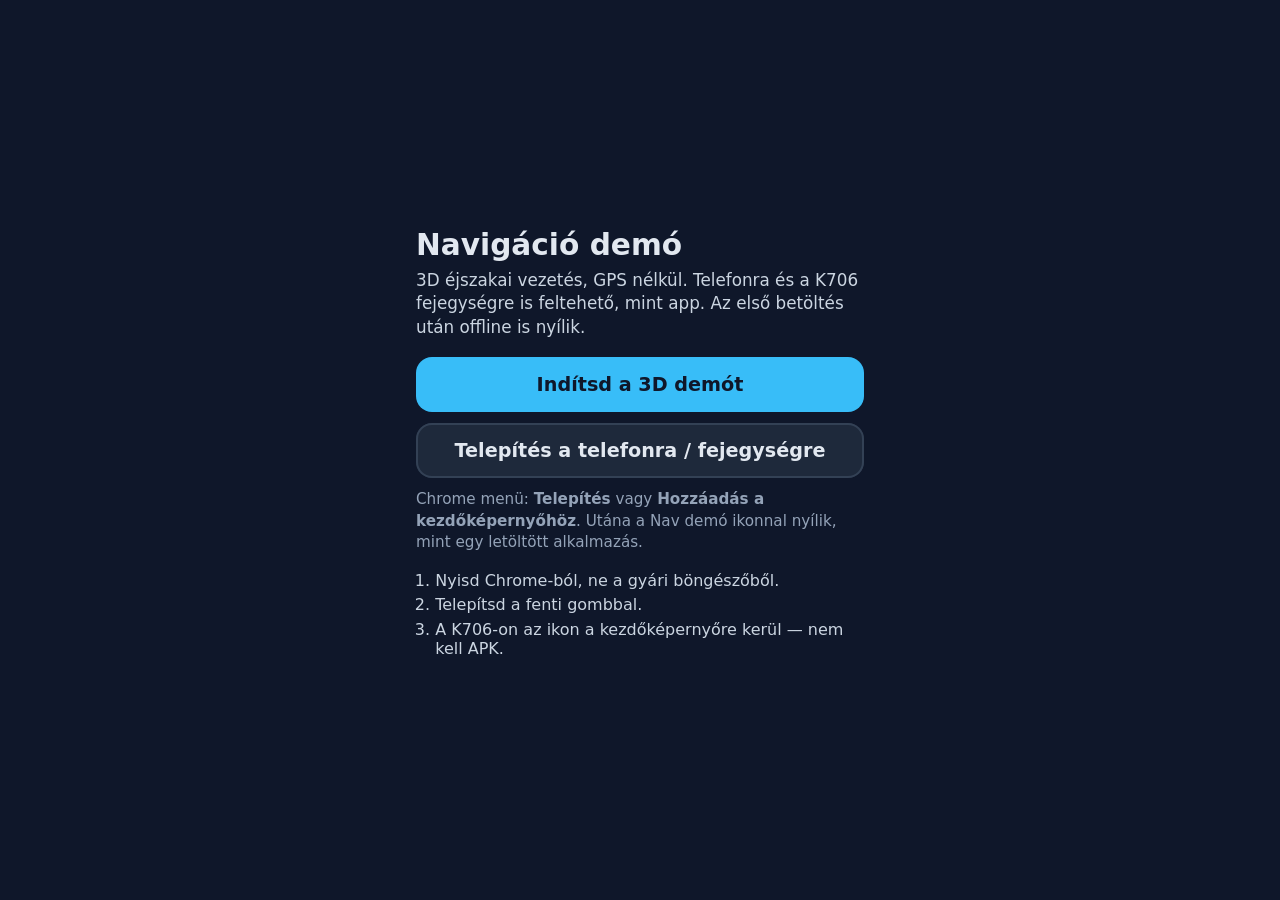
<file: navigacio/demo.html>
<!DOCTYPE html>
<html lang="hu">
<head>
  <meta charset="utf-8">
  <meta name="viewport" content="width=device-width, initial-scale=1, viewport-fit=cover">
  <meta name="theme-color" content="#0F172A">
  <meta name="mobile-web-app-capable" content="yes">
  <meta name="apple-mobile-web-app-capable" content="yes">
  <meta name="apple-mobile-web-app-title" content="Nav demó">
  <title>Navigáció demó</title>
  <link rel="manifest" href="./manifest-demo.webmanifest">
  <meta name="apple-mobile-web-app-status-bar-style" content="black-translucent">
  <link rel="icon" href="./icons/icon-192.png" type="image/png">
  <link rel="apple-touch-icon" href="./icons/apple-touch-icon.png">
  <style>
    html, body { margin: 0; background: #0f172a; color: #e2e8f0; font-family: system-ui, sans-serif; }
    body {
      min-height: 100vh;
      display: flex;
      flex-direction: column;
      justify-content: center;
      box-sizing: border-box;
      padding: 24px 20px 32px;
    }
    main { width: 100%; max-width: 28rem; margin: 0 auto; }
    h1 { font-size: 1.85rem; line-height: 1.15; margin: 0 0 0.4rem; }
    p { margin: 0 0 1.1rem; color: #cbd5e1; font-size: 1.05rem; line-height: 1.4; }
    .btn {
      display: block;
      width: 100%;
      box-sizing: border-box;
      margin: 0 0 0.7rem;
      padding: 1rem 1.1rem;
      border: 0;
      border-radius: 16px;
      font: inherit;
      font-size: 1.2rem;
      font-weight: 700;
      text-align: center;
      text-decoration: none;
      color: #0f172a;
      background: #38bdf8;
    }
    .btn.secondary { background: #1e293b; color: #e2e8f0; box-shadow: inset 0 0 0 2px #334155; }
    .hint { font-size: 0.95rem; color: #94a3b8; margin-top: 0.6rem; }
    ol { margin: 0; padding-left: 1.2rem; color: #cbd5e1; }
    li { margin: 0.35rem 0; }
  </style>
</head>
<body>
  <main>
    <h1>Navigáció demó</h1>
    <p>3D éjszakai vezetés, GPS nélkül. Telefonra és a K706 fejegységre is feltehető, mint app. Az első betöltés után offline is nyílik.</p>
    <a class="btn" href="./index.html?demo=1">Indítsd a 3D demót</a>
    <button type="button" class="btn secondary" id="installBtn">Telepítés a telefonra / fejegységre</button>
    <p class="hint" id="installHint">Chrome menü: <strong>Telepítés</strong> vagy <strong>Hozzáadás a kezdőképernyőhöz</strong>. Utána a Nav demó ikonnal nyílik, mint egy letöltött alkalmazás.</p>
    <ol>
      <li>Nyisd Chrome-ból, ne a gyári böngészőből.</li>
      <li>Telepítsd a fenti gombbal.</li>
      <li>A K706-on az ikon a kezdőképernyőre kerül — nem kell APK.</li>
    </ol>
  </main>
  <script src="./sw-register.js?v=113"></script>
  <script>
    var deferred = null;
    var btn = document.getElementById("installBtn");
    var hint = document.getElementById("installHint");
    function standalone() {
      return window.matchMedia("(display-mode: standalone)").matches || window.navigator.standalone === true;
    }
    window.addEventListener("beforeinstallprompt", function (ev) {
      ev.preventDefault();
      deferred = ev;
      if (btn) btn.hidden = false;
    });
    if (btn) {
      btn.addEventListener("click", function () {
        if (deferred) {
          deferred.prompt();
          deferred.userChoice.finally(function () { deferred = null; });
          return;
        }
        if (standalone()) {
          location.href = "./index.html?demo=1";
          return;
        }
        if (hint) hint.textContent = "Chrome jobb felső menü → Telepítés alkalmazásként, vagy Hozzáadás a kezdőképernyőhöz.";
      });
      if (standalone()) {
        btn.textContent = "Nyisd a telepített demót";
      }
    }
  </script>
</body>
</html>
</file>
<file: styles.css>
:root {
  --sky-top: #7ec8e3;
  --sky-bottom: #c8e7f5;
  --floor: #8fbc8f;
  --ink: #1d3557;
  --foam: #fff8f0;
  --accent: #e76f51;
  --accent-deep: #d62828;
  --mint: #2a9d8f;
  --mint-deep: #1f7a6f;
  --bubble: #ffffff;
  --shadow: rgba(29, 53, 87, 0.14);
  --font-display: "Fredoka", "Trebuchet MS", sans-serif;
  --font-body: "Nunito", "Segoe UI", sans-serif;
}

* {
  box-sizing: border-box;
}

html,
body {
  margin: 0;
  min-height: 100%;
}

body {
  font-family: var(--font-body);
  color: var(--ink);
  background: linear-gradient(180deg, #f7fbff 0%, #e8f5e9 55%, #c8e6c9 100%);
  min-height: 100vh;
  min-height: 100dvh;
}

.app {
  max-width: 480px;
  margin: 0 auto;
  min-height: 100vh;
  min-height: 100dvh;
  display: grid;
  grid-template-rows: auto 1fr auto;
  position: relative;
  overflow: hidden;
}

.top-bar {
  display: flex;
  align-items: center;
  justify-content: space-between;
  padding: 14px 16px 8px;
  z-index: 25;
  position: relative;
}

.brand {
  display: flex;
  align-items: center;
  gap: 10px;
}

.brand-mark {
  font-size: 1.6rem;
  filter: drop-shadow(0 2px 0 rgba(0, 0, 0, 0.08));
}

.brand h1 {
  font-family: var(--font-display);
  font-size: 1.7rem;
  margin: 0;
  line-height: 1;
  letter-spacing: 0.02em;
}

.tagline {
  margin: 2px 0 0;
  font-size: 0.82rem;
  opacity: 0.75;
}

.top-actions {
  display: flex;
  gap: 8px;
}

.icon-btn {
  border: none;
  background: rgba(255, 255, 255, 0.7);
  width: 42px;
  height: 42px;
  border-radius: 14px;
  font-size: 1.2rem;
  cursor: pointer;
  box-shadow: 0 4px 12px var(--shadow);
}

.icon-btn:disabled,
.map-step:disabled,
.map-go:disabled,
.text-btn:disabled {
  opacity: 0.45;
  cursor: default;
}

.settings-drawer {
  position: absolute;
  inset: 72px 12px auto;
  z-index: 20;
  max-height: calc(100dvh - 84px);
  overflow: auto;
  background: var(--foam);
  border-radius: 18px;
  padding: 16px;
  box-shadow: 0 16px 40px rgba(0, 0, 0, 0.18);
  display: grid;
  gap: 8px;
}

.settings-drawer h2 {
  margin: 0 0 4px;
  font-family: var(--font-display);
  font-size: 1.2rem;
}

.settings-drawer label {
  font-weight: 700;
  font-size: 0.85rem;
}

.settings-drawer select,
.settings-drawer input[type="password"],
.settings-drawer input[type="text"] {
  width: 100%;
  padding: 10px 12px;
  border: 2px solid rgba(29, 53, 87, 0.12);
  border-radius: 12px;
  font: inherit;
  background: #fff;
  color: var(--ink);
}

.toggle-row {
  display: flex !important;
  align-items: center;
  gap: 8px;
  font-weight: 700;
  cursor: pointer;
}

.hint {
  margin: 4px 0 0;
  font-size: 0.8rem;
  line-height: 1.35;
  font-weight: 600;
  opacity: 0.8;
}

.primary-btn {
  margin-top: 6px;
  border: none;
  background: var(--mint);
  color: #fff;
  font: inherit;
  font-weight: 700;
  padding: 12px 16px;
  border-radius: 14px;
  cursor: pointer;
}

.primary-btn:hover {
  background: var(--mint-deep);
}

.stage {
  position: relative;
  display: flex;
  flex-direction: column;
  align-items: center;
  justify-content: center;
  padding: 8px 16px 0;
  min-height: 0;
}

.room {
  position: absolute;
  inset: 0;
  pointer-events: none;
  background:
    radial-gradient(circle at 50% 0%, rgba(255, 255, 255, 0.9), transparent 45%),
    linear-gradient(180deg, transparent 70%, rgba(120, 180, 90, 0.12) 100%);
}

.speech-bubble {
  position: relative;
  z-index: 3;
  max-width: min(90%, 340px);
  margin-bottom: 8px;
  background: var(--bubble);
  color: var(--ink);
  padding: 12px 16px;
  border-radius: 18px;
  box-shadow: 0 8px 24px var(--shadow);
  animation: bubble-in 0.35s ease;
}

.speech-bubble::after {
  content: "";
  position: absolute;
  left: 50%;
  bottom: -10px;
  transform: translateX(-50%);
  border: 10px solid transparent;
  border-top-color: var(--bubble);
}

.speech-bubble p {
  margin: 0;
  font-size: 1.05rem;
  line-height: 1.35;
  font-weight: 700;
}

.character-wrap {
  position: relative;
  z-index: 2;
  border: none;
  background: transparent;
  padding: 0;
  cursor: pointer;
  width: min(88vw, 380px);
  outline: none;
}

.character {
  position: relative;
  width: 100%;
  line-height: 0;
  filter: drop-shadow(0 14px 22px rgba(0, 0, 0, 0.14));
}

.character-art {
  width: 100%;
  height: auto;
  display: block;
  border-radius: 8px;
  user-select: none;
  pointer-events: none;
}

.tap-hint {
  display: block;
  margin-top: 4px;
  font-family: var(--font-display);
  font-size: 0.9rem;
  opacity: 0.65;
}

.status-line {
  z-index: 2;
  margin: 10px 0 0;
  font-size: 0.92rem;
  font-weight: 700;
  opacity: 0.8;
  text-align: center;
  min-height: 1.3em;
}

.api-error-line {
  z-index: 6;
  margin: 8px 12px 0;
  padding: 10px 12px;
  border-radius: 12px;
  background: #ffe8e4;
  color: #8a1f12;
  border: 1px solid #f0b4a8;
  font-size: 0.86rem;
  font-weight: 700;
  text-align: left;
  line-height: 1.35;
  word-break: break-word;
}

.api-error-line[hidden] {
  display: none !important;
}

/* Character animation states — egész figura */
.character.state-idle {
  animation: breathe 3.4s ease-in-out infinite;
}

.character.state-listening {
  animation: listen-bob 1.4s ease-in-out infinite;
}

.character.state-thinking {
  animation: think-tilt 1.3s ease-in-out infinite;
}

.character.state-speaking {
  animation: speak-nod 2.4s ease-in-out infinite;
}

/* Amíg a Gemini hang lejátszása tart — lágy pulzus / lebegés */
.character.is-speaking-audio,
.character.state-speaking.is-speaking-audio {
  animation: speak-pulse 1.15s ease-in-out infinite;
  filter: drop-shadow(0 10px 18px rgba(231, 111, 81, 0.28));
}

@keyframes speak-pulse {
  0%, 100% {
    transform: translateY(0) scale(1);
  }
  50% {
    transform: translateY(-8px) scale(1.03);
  }
}

.character.state-react {
  animation: bounce 0.55s ease;
}

.character.state-laugh {
  animation: giggle 0.45s ease-in-out 3;
}

@keyframes breathe {
  0%, 100% { transform: translateY(0) scale(1, 1); }
  50% { transform: translateY(-5px) scale(1.012, 0.988); }
}

@keyframes listen-bob {
  0%, 100% { transform: translateY(0) rotate(-0.6deg); }
  50% { transform: translateY(-4px) rotate(0.8deg); }
}

@keyframes think-tilt {
  0%, 100% { transform: rotate(-3deg) translateY(0); }
  50% { transform: rotate(3deg) translateY(-3px); }
}

@keyframes speak-nod {
  0%, 100% { transform: rotate(-0.6deg) translateY(0); }
  40% { transform: rotate(0.8deg) translateY(-2px); }
  70% { transform: rotate(-0.3deg) translateY(1px); }
}

@keyframes bounce {
  0% { transform: translateY(0) scale(1); }
  35% { transform: translateY(-22px) scale(1.03, 0.97); }
  70% { transform: translateY(4px) scale(0.99, 1.02); }
  100% { transform: translateY(0) scale(1); }
}

@keyframes giggle {
  0%, 100% { transform: rotate(0); }
  25% { transform: rotate(-2.5deg) scale(1.015); }
  75% { transform: rotate(2.5deg) scale(1.015); }
}

@keyframes bubble-in {
  from { opacity: 0; transform: translateY(8px) scale(0.96); }
  to { opacity: 1; transform: translateY(0) scale(1); }
}

.chat-dock {
  z-index: 5;
  background: linear-gradient(180deg, rgba(255, 248, 240, 0.55), var(--foam) 28%);
  border-radius: 24px 24px 0 0;
  padding: 12px 14px calc(14px + env(safe-area-inset-bottom));
  box-shadow: 0 -8px 30px rgba(0, 0, 0, 0.08);
}

.chat-log {
  max-height: 120px;
  overflow-y: auto;
  display: flex;
  flex-direction: column;
  gap: 8px;
  margin-bottom: 10px;
  padding: 4px 2px;
}

.chat-msg {
  max-width: 88%;
  padding: 8px 12px;
  border-radius: 14px;
  font-size: 0.92rem;
  line-height: 1.35;
  font-weight: 600;
  animation: bubble-in 0.25s ease;
}

.chat-msg.bot {
  align-self: flex-start;
  background: #fff;
  box-shadow: 0 2px 8px var(--shadow);
}

.chat-msg.user {
  align-self: flex-end;
  background: #ffe0c2;
}

.chat-form {
  display: grid;
  grid-template-columns: auto 1fr auto;
  gap: 8px;
  align-items: center;
}

.mic-btn,
.send-btn {
  border: none;
  cursor: pointer;
  width: 52px;
  height: 52px;
  border-radius: 50%;
  display: grid;
  place-items: center;
  position: relative;
  font-size: 1.35rem;
}

.mic-btn {
  background: var(--accent);
  color: #fff;
  box-shadow: 0 8px 18px rgba(231, 111, 81, 0.35);
}

.mic-btn.listening {
  background: var(--accent-deep);
  animation: pulse-mic 1s ease-in-out infinite;
}

.mic-wave {
  position: absolute;
  inset: -4px;
  border-radius: 50%;
  border: 2px solid rgba(231, 111, 81, 0.45);
  opacity: 0;
}

.mic-btn.listening .mic-wave {
  animation: ripple 1s ease-out infinite;
}

.send-btn {
  background: var(--mint);
  color: #fff;
  font-size: 1.1rem;
}

#user-input {
  width: 100%;
  border: 2px solid rgba(29, 53, 87, 0.1);
  border-radius: 999px;
  padding: 12px 16px;
  font: inherit;
  font-weight: 600;
  background: #fff;
  color: var(--ink);
}

.quick-actions {
  display: flex;
  flex-wrap: wrap;
  gap: 8px;
  margin-top: 10px;
}

.chip {
  border: none;
  background: rgba(42, 157, 143, 0.14);
  color: var(--mint-deep);
  font: inherit;
  font-weight: 700;
  font-size: 0.85rem;
  padding: 8px 12px;
  border-radius: 999px;
  cursor: pointer;
}

.chip:hover {
  background: rgba(42, 157, 143, 0.24);
}

@keyframes pulse-mic {
  0%, 100% { transform: scale(1); }
  50% { transform: scale(1.06); }
}

@keyframes ripple {
  from { transform: scale(0.9); opacity: 0.8; }
  to { transform: scale(1.35); opacity: 0; }
}

.hidden {
  display: none !important;
}

.where-chip {
  align-self: flex-start;
  z-index: 4;
  display: flex;
  align-items: center;
  gap: 8px;
  margin: 0 0 8px;
  padding: 6px 12px 6px 8px;
  border: none;
  border-radius: 999px;
  background: rgba(255, 248, 240, 0.92);
  color: var(--ink);
  font: inherit;
  font-weight: 700;
  box-shadow: 0 6px 16px var(--shadow);
  cursor: pointer;
}

.where-chip #where-icon {
  font-size: 1.25rem;
  line-height: 1;
}

.where-text {
  display: flex;
  flex-direction: column;
  align-items: flex-start;
  line-height: 1.1;
}

.where-kicker {
  font-size: 0.68rem;
  letter-spacing: 0.04em;
  text-transform: uppercase;
  opacity: 0.65;
}

#where-name {
  font-family: var(--font-display);
  font-size: 0.95rem;
}

.map-overlay {
  position: fixed;
  top: 0;
  bottom: 0;
  left: 50%;
  transform: translateX(-50%);
  width: min(480px, 100%);
  z-index: 30;
  display: flex;
  padding: 10px;
  background: rgba(29, 53, 87, 0.38);
}

.map-sheet {
  flex: 1;
  min-height: 0;
  height: 100%;
  display: flex;
  flex-direction: column;
  background: #fff8ef;
  border-radius: 22px;
  box-shadow: 0 18px 40px rgba(0, 0, 0, 0.22);
  overflow: hidden;
}

.map-head {
  display: flex;
  align-items: center;
  justify-content: space-between;
  gap: 8px;
  padding: 12px 12px 8px;
}

.map-head h2 {
  margin: 0;
  font-family: var(--font-display);
  font-size: 1.35rem;
}

.map-kicker {
  margin: 2px 0 0;
  font-size: 0.8rem;
  font-weight: 700;
  opacity: 0.7;
}

.map-head-actions {
  display: flex;
  align-items: center;
  gap: 8px;
}

.text-btn {
  border: none;
  background: rgba(42, 157, 143, 0.14);
  color: var(--mint-deep);
  font: inherit;
  font-weight: 800;
  border-radius: 999px;
  padding: 8px 12px;
  cursor: pointer;
}

.map-canvas {
  position: relative;
  flex: 1 1 auto;
  min-height: 0;
  margin: 0 12px;
  border-radius: 18px;
  overflow: hidden;
  touch-action: none;
  background:
    radial-gradient(circle at 18% 22%, rgba(255, 255, 255, 0.55), transparent 32%),
    radial-gradient(circle at 78% 70%, rgba(255, 214, 160, 0.45), transparent 36%),
    linear-gradient(180deg, #d8f3dc 0%, #95d5b2 58%, #74c69d 100%);
}

.map-world {
  position: absolute;
  inset: 0;
  transform-origin: 0 0;
  will-change: transform;
}

.map-svg {
  position: absolute;
  inset: 0;
  width: 100%;
  height: 100%;
  pointer-events: none;
}

.map-svg line {
  stroke: rgba(255, 255, 255, 0.9);
  stroke-width: 1.7;
  stroke-linecap: round;
  stroke-dasharray: 2.4 1.5;
}

.map-svg line.is-route {
  stroke: #e76f51;
  stroke-width: 2.5;
  stroke-dasharray: none;
}

.map-pins {
  position: absolute;
  inset: 0;
}

.map-pin {
  position: absolute;
  transform: translate(-50%, -72%);
  display: flex;
  flex-direction: column;
  align-items: center;
  gap: 2px;
  border: none;
  background: transparent;
  padding: 0;
  cursor: pointer;
  color: var(--ink);
  font: inherit;
  font-weight: 800;
}

.map-pin-icon {
  width: 42px;
  height: 42px;
  display: grid;
  place-items: center;
  border-radius: 50%;
  background: #fff;
  box-shadow: 0 6px 14px rgba(29, 53, 87, 0.18);
  font-size: 1.25rem;
}

.map-pin-label {
  font-size: 0.72rem;
  line-height: 1.1;
  text-align: center;
  background: rgba(255, 248, 240, 0.92);
  border-radius: 999px;
  padding: 2px 6px;
  max-width: 108px;
}

.map-pin.is-selected .map-pin-icon {
  outline: 3px solid #e76f51;
  outline-offset: 2px;
}

.map-pin.is-here .map-pin-icon {
  background: #ffe8a3;
}

.map-walker {
  position: absolute;
  z-index: 3;
  font-size: 1.35rem;
  line-height: 1;
  transform: translate(-50%, -50%);
  filter: drop-shadow(0 2px 0 rgba(0, 0, 0, 0.15));
  pointer-events: none;
}

.map-detail {
  padding: 10px 14px 0;
}

.map-detail-title {
  margin: 0;
  font-family: var(--font-display);
  font-size: 1.15rem;
}

.map-detail-blurb,
.map-route {
  margin: 4px 0 0;
  font-size: 0.88rem;
  font-weight: 700;
  line-height: 1.35;
}

.map-route {
  color: var(--accent-deep);
}

.map-footer {
  display: flex;
  flex-direction: column;
  gap: 8px;
  padding: 8px 12px 4px;
}

.map-steps {
  display: grid;
  grid-template-columns: 1fr 1fr;
  gap: 6px;
}

.map-step {
  border: none;
  background: #fff;
  color: var(--ink);
  font: inherit;
  font-weight: 800;
  font-size: 0.82rem;
  line-height: 1.2;
  border-radius: 12px;
  min-height: 40px;
  padding: 8px 10px;
  cursor: pointer;
  box-shadow: 0 3px 8px var(--shadow);
  text-align: left;
}

.map-step[data-dir="n"],
.map-step[data-dir="s"] {
  grid-column: 1 / -1;
}

.map-step:disabled {
  opacity: 0.4;
  cursor: default;
}

.map-go {
  margin-top: 0;
  width: 100%;
  min-height: 52px;
}

.map-hint {
  margin: 0;
  padding: 4px 14px 12px;
  font-size: 0.75rem;
  font-weight: 700;
  opacity: 0.7;
}

body[data-place="river"] {
  background: linear-gradient(180deg, #e7f6ff 0%, #d7ecff 50%, #c5e0d4 100%);
}

body[data-place="bakery"] {
  background: linear-gradient(180deg, #fff4e4 0%, #ffe0bf 50%, #f3d5a8 100%);
}

body[data-place="hill"] {
  background: linear-gradient(180deg, #e9e4ff 0%, #d7e3ff 48%, #c9e7d6 100%);
}

body[data-place="grove"] {
  background: linear-gradient(180deg, #e7ffe9 0%, #d4f5c8 50%, #b7e4a8 100%);
}

body[data-place="bridge"] {
  background: linear-gradient(180deg, #fff0f6 0%, #f3e1ff 42%, #d9f0ff 100%);
}

.room[data-place="river"] {
  background:
    radial-gradient(circle at 70% 80%, rgba(80, 160, 220, 0.28), transparent 42%),
    radial-gradient(circle at 50% 0%, rgba(255, 255, 255, 0.9), transparent 45%);
}

.room[data-place="bakery"] {
  background:
    radial-gradient(circle at 30% 78%, rgba(230, 140, 60, 0.22), transparent 40%),
    radial-gradient(circle at 50% 0%, rgba(255, 248, 230, 0.95), transparent 46%);
}

.room[data-place="hill"] {
  background:
    radial-gradient(circle at 50% 16%, rgba(255, 255, 255, 0.95), transparent 28%),
    radial-gradient(circle at 50% 0%, rgba(190, 180, 255, 0.35), transparent 50%);
}

.room[data-place="grove"] {
  background:
    radial-gradient(circle at 20% 30%, rgba(255, 230, 120, 0.35), transparent 18%),
    radial-gradient(circle at 75% 40%, rgba(180, 255, 140, 0.35), transparent 22%),
    linear-gradient(180deg, transparent 60%, rgba(70, 140, 60, 0.15) 100%);
}

.room[data-place="bridge"] {
  background:
    linear-gradient(120deg, rgba(255, 140, 160, 0.18), rgba(255, 210, 90, 0.18), rgba(120, 190, 255, 0.22));
}

@media (prefers-reduced-motion: reduce) {
  .map-walker {
    transition: none !important;
  }
}

@media (min-height: 780px) {
  .chat-log {
    max-height: 160px;
  }

  .character-wrap {
    width: min(78vw, 360px);
  }
}
</file>
